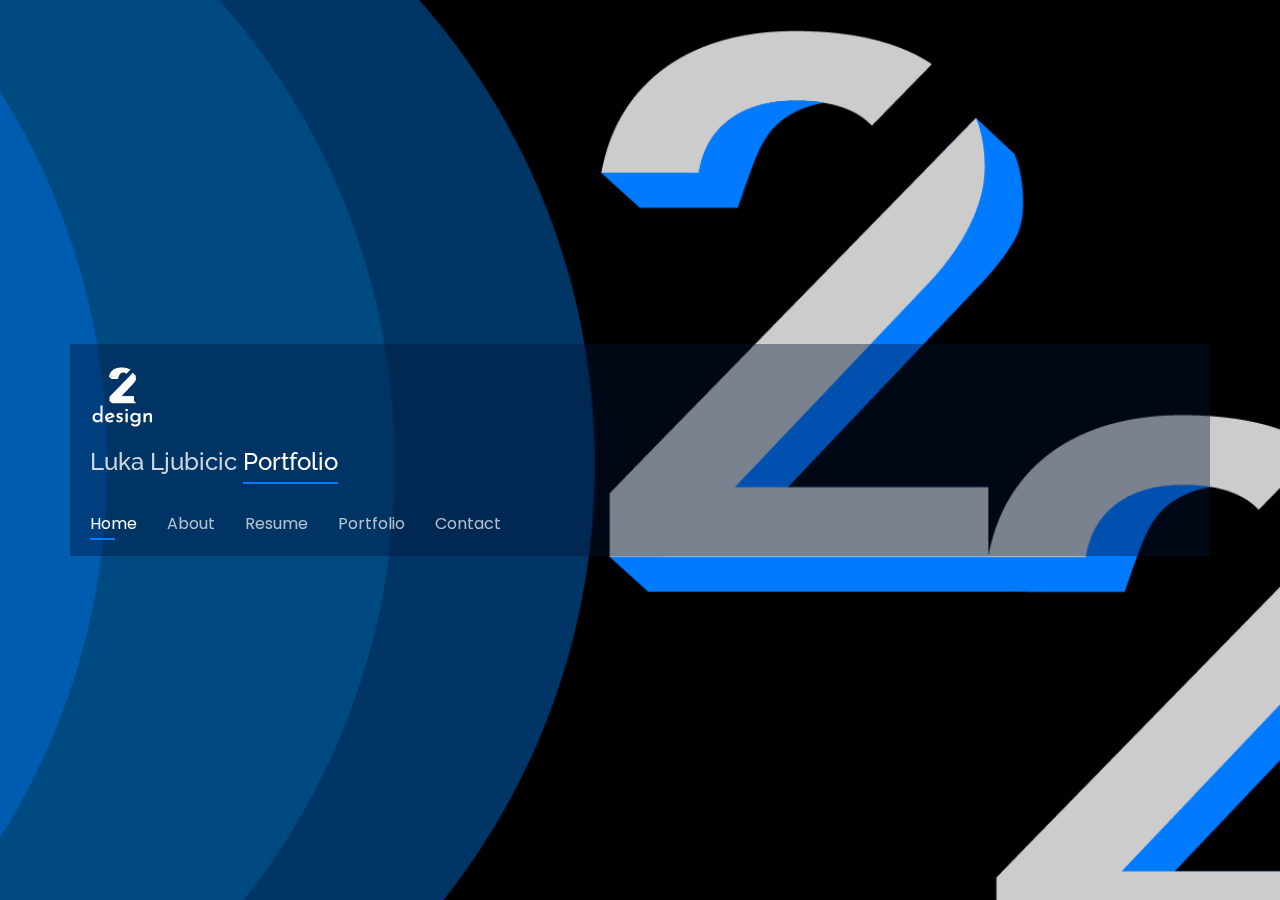
<file: index.html>
<!DOCTYPE html>
<html lang="en">

<head>
  <meta charset="utf-8">
  <meta content="width=device-width, initial-scale=1.0" name="viewport">

  <title>2L design - Luka Ljubicic</title>
  <meta content="" name="description">
  <meta content="" name="keywords">

  <!-- Favicons -->
  <link href="assets/img/logo.png" rel="icon">
  <link href="assets/img/logo.png" rel="apple-touch-icon">

  <!-- Google Fonts -->
  <link href="https://fonts.googleapis.com/css?family=Open+Sans:300,300i,400,400i,600,600i,700,700i|Raleway:300,300i,400,400i,500,500i,600,600i,700,700i|Poppins:300,300i,400,400i,500,500i,600,600i,700,700i" rel="stylesheet">

  <!-- Vendor CSS Files -->
  <link href="assets/vendor/bootstrap/css/bootstrap.min.css" rel="stylesheet">
  <link href="assets/vendor/icofont/icofont.min.css" rel="stylesheet">
  <link href="assets/vendor/remixicon/remixicon.css" rel="stylesheet">
  <link href="assets/vendor/owl.carousel/assets/owl.carousel.min.css" rel="stylesheet">
  <link href="assets/vendor/boxicons/css/boxicons.min.css" rel="stylesheet">
  <link href="assets/vendor/venobox/venobox.css" rel="stylesheet">


  <link href="assets/css/style.css" rel="stylesheet">

</head>

<body>

  <!-- ======= Header ======= -->
  <header id="header" class="header-tops">
    <div class="container">

      <a href="index.html" class="mr-auto"><img src="assets/img/logo.png" alt="" class="img-fluid"></a>
      <h2>Luka Ljubicic <span>Portfolio</span></h2>

      <nav class="nav-menu d-none d-lg-block">
        <ul>
          <li class="active"><a href="#header">Home</a></li>
          <li><a href="#about">About</a></li>
          <li><a href="#resume">Resume</a></li>
          <li><a href="#portfolio">Portfolio</a></li>
          <li><a href="#contact">Contact</a></li>
        </ul>
      </nav><!-- .nav-menu -->

    <!--  <div class="social-links">
        <a href="https://twitter.com/lucky_th_luke" class="twitter"><i class="icofont-twitter"></i></a>
        <a href="https://join.skype.com/invite/ld7d3CwoWe3r" class="google-plus"><i class="icofont-skype"></i></a>
        <a href="https://www.linkedin.com/in/luka-ljubicic-323523171/" class="linkedin"><i class="icofont-linkedin"></i></a>
      </div>-->

    </div>
  </header><!-- End Header -->

  <!-- ======= About Section ======= -->
  <section id="about" class="about">

    <!-- ======= About Me ======= -->
    <div class="about-me container">

      <div class="section-title">
        <h2>About</h2>
        <p>Learn more about me</p>
      </div>

      <div class="row">
        <div class="col-lg-4" data-aos="fade-right">
          <img src="assets/img/me.png" class="img-fluid" alt="">
        </div>
        <div class="col-lg-8 pt-4 pt-lg-0 content" data-aos="fade-left">
          <h3>UI/UX &amp; Graphic Designer</h3>
          <p class="font-italic">
            Design should be simple yet striking.
          </p>
          <div class="row">
            <div class="col-lg-6">
              <ul>
                <li><i class="icofont-rounded-right"></i> <strong>Birthday:</strong> 26 April 1992</li>
                <li><i class="icofont-rounded-right"></i> <strong>Website:</strong> https://luckytheluke.github.io/</li>
                <li><i class="icofont-rounded-right"></i> <strong>Phone:</strong> +361 66 50 111 58</li>
                <li><i class="icofont-rounded-right"></i> <strong>City:</strong> Belgrade, RS</li>
              </ul>
            </div>
            <div class="col-lg-6">
              <ul>
                <li><i class="icofont-rounded-right"></i> <strong>Degree:</strong> Bachelor</li>
                <li><i class="icofont-rounded-right"></i> <strong>Email:</strong> luka.v.ljubicic@gmail.com</li>
                <li><i class="icofont-rounded-right"></i> <strong>Freelance:</strong> Available</li>
              </ul>
            </div>
          </div>
          <p>
            Graduated in 2018 from the University of Informational Technology Banja Luka as an Engineer of informational technologies.
          Pursued a freelancing career ever since tasking myself to bring unique design to clients wanting usability, recognition and modernism.
        </p>
        </div>
      </div>

    </div><!-- End About Me -->

    <!-- ======= Skills  ======= -->
    <div class="skills container">

      <div class="section-title">
        <h2>Skills</h2>
      </div>

      <div class="row skills-content">

        <div class="col-lg-6">

          <div class="progress">
            <span class="skill">HTML <i class="val">100%</i></span>
            <div class="progress-bar-wrap">
              <div class="progress-bar" role="progressbar" aria-valuenow="100" aria-valuemin="0" aria-valuemax="100"></div>
            </div>
          </div>

          <div class="progress">
            <span class="skill">CSS <i class="val">90%</i></span>
            <div class="progress-bar-wrap">
              <div class="progress-bar" role="progressbar" aria-valuenow="90" aria-valuemin="0" aria-valuemax="100"></div>
            </div>
          </div>

          <div class="progress">
            <span class="skill">JavaScript <i class="val">65%</i></span>
            <div class="progress-bar-wrap">
              <div class="progress-bar" role="progressbar" aria-valuenow="65" aria-valuemin="0" aria-valuemax="100"></div>
            </div>
          </div>

        </div>

        <div class="col-lg-6">

          <div class="progress">
            <span class="skill">UI/UX <i class="val">70%</i></span>
            <div class="progress-bar-wrap">
              <div class="progress-bar" role="progressbar" aria-valuenow="80" aria-valuemin="0" aria-valuemax="100"></div>
            </div>
          </div>

          <div class="progress">
            <span class="skill">Branding <i class="val">90%</i></span>
            <div class="progress-bar-wrap">
              <div class="progress-bar" role="progressbar" aria-valuenow="90" aria-valuemin="0" aria-valuemax="100"></div>
            </div>
          </div>

          <div class="progress">
            <span class="skill">Adobe Creative Collection <i class="val">90%</i></span>
            <div class="progress-bar-wrap">
              <div class="progress-bar" role="progressbar" aria-valuenow="90" aria-valuemin="0" aria-valuemax="100"></div>
            </div>
          </div>

        </div>
        <span style="padding: 10px;">
          Skill progress bars represent confidence of delivering the given task per client requirements while maintaining guidelines and principles of design.
        </span>
      </div>

    </div><!-- End Skills -->

    <!-- ======= Interests ======= -->
    <div class="interests container">

      <div class="section-title">
        <h2>Interests</h2>
      </div>

      <div class="row">
        <div class="col-lg-3 col-md-4">
          <div class="icon-box">
            <i class="ri-store-line" style="color: #ffbb2c;"></i>
            <h3>Movies and TV</h3>
          </div>
        </div>
        <div class="col-lg-3 col-md-4 mt-4 mt-md-0">
          <div class="icon-box">
            <i class="ri-bar-chart-box-line" style="color: #5578ff;"></i>
            <h3>Technology</h3>
          </div>
        </div>
        <div class="col-lg-3 col-md-4 mt-4 mt-md-0">
          <div class="icon-box">
            <i class="ri-calendar-todo-line" style="color: #4233ff;"></i>
            <h3>Information</h3>
          </div>
        </div>
       <div class="col-lg-3 col-md-4 mt-4 mt-lg-0">
          <div class="icon-box">
            <i class="ri-paint-brush-line" style="color: #007bff;"></i>
            <h3>Creativity and Art</h3>
          </div>
        </div>
        <div class="col-lg-3 col-md-4 mt-4">
          <div class="icon-box">
            <i class="ri-anchor-line" style="color: #b2904f;"></i>
            <h3>Traveling</h3>
          </div>
        </div>
        <div class="col-lg-3 col-md-4 mt-4">
          <div class="icon-box">
            <i class="ri-disc-line" style="color: #ffbb2c;"></i>
            <h3>70's Rock</h3>
          </div>
        </div>
        <div class="col-lg-3 col-md-4 mt-4">
          <div class="icon-box">
            <i class="ri-base-station-line" style="color: #47aeff;"></i>
            <h3>PC Gadgets</h3>
          </div>
        </div>
        <div class="col-lg-3 col-md-4 mt-4">
          <div class="icon-box">
            <i class="ri-gradienter-line" style="color: #ffa76e;"></i>
            <h3>Strong Coffee</h3>
          </div>
        </div>
      </div>

    </div><!-- End Interests -->
  </section><!-- End About Section -->

  <!-- ======= Resume Section ======= -->
  <section id="resume" class="resume">
    <div class="container">

      <div class="section-title">
        <h2>Resume</h2>
        <p>Check My Resume</p>
      </div>

      <div class="row">
        <div class="col-lg-6">
          <h3 class="resume-title">Sumary</h3>
          <div class="resume-item pb-0">
            <h4>Luka Ljubicic</h4>
            <p><em>Innovative and deadline-driven designer with 3+ years of experience designing and developing user-centered digital/print marketing material from initial concept to final, polished product.</em></p>
            <p>
            <ul>
              <li>Belgrade, RS</li>
              <li>+381 66 50 111 58</li>
              <li>luka.v.ljubicic@gmail.com</li>
            </ul>
            </p>
          </div>

          <h3 class="resume-title">Education</h3>
          <div class="resume-item">
            <h4>Bachelor of Informational Technologies &amp; Graphic Design</h4>
            <h5>2014 - 2018</h5>
            <p><em>University of Information Technology, Banjaluka, BA</em></p>
            <p>A university programme focused on teaching the fundamentals of the many branches of IT, while allowing to focus on ones strengths.</p>
          </div>
        </div>
        <div class="col-lg-6">
          <h3 class="resume-title">Professional Experience</h3>
          <div class="resume-item">
            <h4>IT support specialist</h4>
            <h5>Current</h5>
            <p><em>NCR, Belgrade</em></p>
            <p>
            <ul>
              <li>Real time analysis and diagosis of user specific technical difficulties</li>
              <li>Troubleshooting and fixind identified issues</li>
              <li>Work with integrated and 3rd party software solutions as well as databases</li>
              <li>Managing muliple tasks in real time while providing support for various techical issues</li>
            </ul>
            </p>
          </div>
          <div class="resume-item">
            <h4>Freelance Branding Specialist</h4>
            <h5>2019 - Present</h5>
            <p><em>Belgrade, RS </em></p>
            <p>
            <ul>
              <li>Created multiple reimaginings of specific brands, from logo to stationary and merchandise.</li>
              <li>Projects of huge scope stretching from the first line of a drawing to coding a web presentation for the clients </li>
              <li>Design of print and media advertisement designs with a unique language and identifiable design </li>
              <li>Implementation and maintenance of web based presentations</li>
            </ul>
            </p>
          </div>
          <div class="resume-item">
            <h4>Branding and graphic design specialist</h4>
            <h5>2017 - 2018</h5>
            <p><em>ProPlus Media, Prijedor, BA</em></p>
            <p>
            <ul>
              <li>Developed numerous marketing programs (logos, brochures,infographics, presentations, and advertisements).</li>
              <li>Managed up to 5 projects or tasks at a given time while working under strict TV station time constraints</li>
              <li>Created and edited commercials and content in video form for advertising to the general public</li>
              <li>Designed the visual identity for independent contractors working with the TV station</li>
            </ul>
            </p>
          </div>
        </div>
      </div>

    </div>
  </section><!-- End Resume Section -->

  <!-- ======= Portfolio Section ======= -->
  <section id="portfolio" class="portfolio">
    <div class="container">

      <div class="section-title">
        <h2>Portfolio</h2>
        <p>My Works</p>
      </div>

      <div class="row">
        <div class="col-lg-12 d-flex justify-content-center">
          <ul id="portfolio-flters">
            <li data-filter="*" class="filter-active">All</li>
            <li data-filter=".filter-misc">Misc</li>
            <li data-filter=".filter-brand">Brand</li>
            <li data-filter=".filter-web">Web</li>
          </ul>
        </div>
      </div>

      <div class="row portfolio-container">


        <div class="col-lg-4 col-md-6 portfolio-item filter-misc">
          <div class="portfolio-wrap">
            <a href="portfolio-details-card.html" data-gall="portfolioDetailsGallery" data-vbtype="iframe" class="venobox" title="Portfolio Details">
            <img src="assets/img/portfolio/b-card-01.png" class="img-fluid" alt="">
            <div class="portfolio-info">
              <h4>Business Card</h4>
              <p>Miscelaneous</p>
              <div class="portfolio-links">
              </div>
            </div>
            </a>
          </div>
        </div>

        <div class="col-lg-4 col-md-6 portfolio-item filter-brand">
          <div class="portfolio-wrap">
            <a href="portfolio-details-london.html" data-gall="portfolioDetailsGallery" data-vbtype="iframe" class="venobox" title="Portfolio Details">
            <img src="assets/img/portfolio/merch-01.png" class="img-fluid" alt="">
            <div class="portfolio-info">
              <h4>Brand</h4>
              <p>Brand Merchandise</p>
              <div class="portfolio-links">
              </div>
            </div>
            </a>
          </div>
        </div>

        <div class="col-lg-4 col-md-6 portfolio-item filter-web">
          <div class="portfolio-wrap">
            <a href="portfolio-details-gram.html" data-gall="portfolioDetailsGallery" data-vbtype="iframe" class="venobox" title="Portfolio Details">
            <img src="assets/img/portfolio/web-01.png" class="img-fluid" alt="">
            <div class="portfolio-info">
              <h4>Social Media</h4>
              <p>Profile Design</p>
              <div class="portfolio-links">
              </div>
            </div>
            </a>
          </div>
        </div>

        <div class="col-lg-4 col-md-6 portfolio-item filter-brand filter-web">
          <div class="portfolio-wrap">
            <a href="portfolio-details-polaris.html" data-gall="portfolioDetailsGallery" data-vbtype="iframe" class="venobox" title="Portfolio Details">
            <img src="assets/img/portfolio/brand-01.png" class="img-fluid" alt="">
            <div class="portfolio-info">
              <h4>Branding and Web</h4>
              <p>Stationary Design</p>
              <div class="portfolio-links">
              </div>
            </div>
            </a>
          </div>
        </div>

        <div class="col-lg-4 col-md-6 portfolio-item filter-brand filter-web">
          <div class="portfolio-wrap">
            <a href="portfolio-details-dot.html" data-gall="portfolioDetailsGallery" data-vbtype="iframe" class="venobox" title="Portfolio Details">
            <img src="assets/img/portfolio/coffe-dot1.png" class="img-fluid" alt="">
            <div class="portfolio-info">
              <h4>Branding and Web</h4>
              <p>Website Design</p>
              <div class="portfolio-links">
              </div>
            </div>
            </a>
          </div>
        </div>

        <div class="col-lg-4 col-md-6 portfolio-item filter-brand">
          <div class="portfolio-wrap">
            <a href="portfolio-details-logo.html" data-gall="portfolioDetailsGallery" data-vbtype="iframe" class="venobox" title="Portfolio Details">
            <img src="assets/img/portfolio/1.Chrome.png" class="img-fluid" alt="">
            <div class="portfolio-info">
              <h4>Logo Design</h4>
              <p>Branding</p>
              <div class="portfolio-links">
              </div>
            </div>
            </a>
          </div>
        </div>

        <div class="col-lg-4 col-md-6 portfolio-item filter-misc">
          <div class="portfolio-wrap">
            <a href="portfolio-details-cover.html" data-gall="portfolioDetailsGallery" data-vbtype="iframe" class="venobox" title="Portfolio Details">
            <img src="assets/img/portfolio/misc-01.png" class="img-fluid" alt="">
            <div class="portfolio-info">
              <h4>Cover Design</h4>
              <p>Miscelaneous</p>
              <div class="portfolio-links">
              </div>
            </div>
            </a>
          </div>
        </div>

        <div class="col-lg-4 col-md-6 portfolio-item filter-misc">
          <div class="portfolio-wrap">
            <a href="portfolio-details-ita.html" data-gall="portfolioDetailsGallery" data-vbtype="iframe" class="venobox" title="Portfolio Details">
            <img src="assets/img/portfolio/misc-02.png" class="img-fluid" alt="">
            <div class="portfolio-info">
              <h4>Advert Design</h4>
              <p>Miscelaneous</p>
              <div class="portfolio-links">
              </div>
            </div>
            </a>
          </div>
        </div>

      </div>

    </div>
  </section><!-- End Portfolio Section -->

  <!-- ======= Contact Section ======= -->
  <section id="contact" class="contact">
    <div class="container">

      <div class="section-title">
        <h2>Contact</h2>
        <p>Contact Me</p>
      </div>

        <!--<div class="col-md-12 mt-4 mt-md-0 d-flex align-items-stretch">
          <div class="info-box">
            <i class="bx bx-share-alt"></i>
            <h3>Social Profiles</h3>
            <div class="social-links">
              <a href="https://twitter.com/lucky_th_luke" class="twitter"><i class="icofont-twitter"></i></a>
              <a href="https://join.skype.com/invite/ld7d3CwoWe3r" class="google-plus"><i class="icofont-skype"></i></a>
              <a href="https://www.linkedin.com/in/luka-ljubicic-323523171/" class="linkedin"><i class="icofont-linkedin"></i></a>
            </div>
          </div>
        </div>-->

        <div class="col-md-12 mt-4 d-flex align-items-stretch">
          <div class="info-box">
            <i class="bx bx-envelope"></i>
            <h3>Email Me</h3>
            <p>luka.v.ljubicic@gmail.com</p>
          </div>
        </div>
        <div class="col-md-12 mt-4 d-flex align-items-stretch">
          <div class="info-box">
            <i class="bx bx-phone-call"></i>
            <h3>Call Me</h3>
            <p>+381 66 50 111 58</p>
          </div>
        </div>
      </div>

  </section>

  <!-- End Contact Section -->

  <!-- Vendor JS Files -->
  <script src="assets/vendor/jquery/jquery.min.js"></script>
  <script src="assets/vendor/bootstrap/js/bootstrap.bundle.min.js"></script>
  <script src="assets/vendor/jquery.easing/jquery.easing.min.js"></script>
  <script src="assets/vendor/php-email-form/validate.js"></script>
  <script src="assets/vendor/waypoints/jquery.waypoints.min.js"></script>
  <script src="assets/vendor/counterup/counterup.min.js"></script>
  <script src="assets/vendor/owl.carousel/owl.carousel.min.js"></script>
  <script src="assets/vendor/isotope-layout/isotope.pkgd.min.js"></script>
  <script src="assets/vendor/venobox/venobox.min.js"></script>

  <!-- Template Main JS File -->
  <script src="assets/js/main.js"></script>

</body>

</html>
</file>
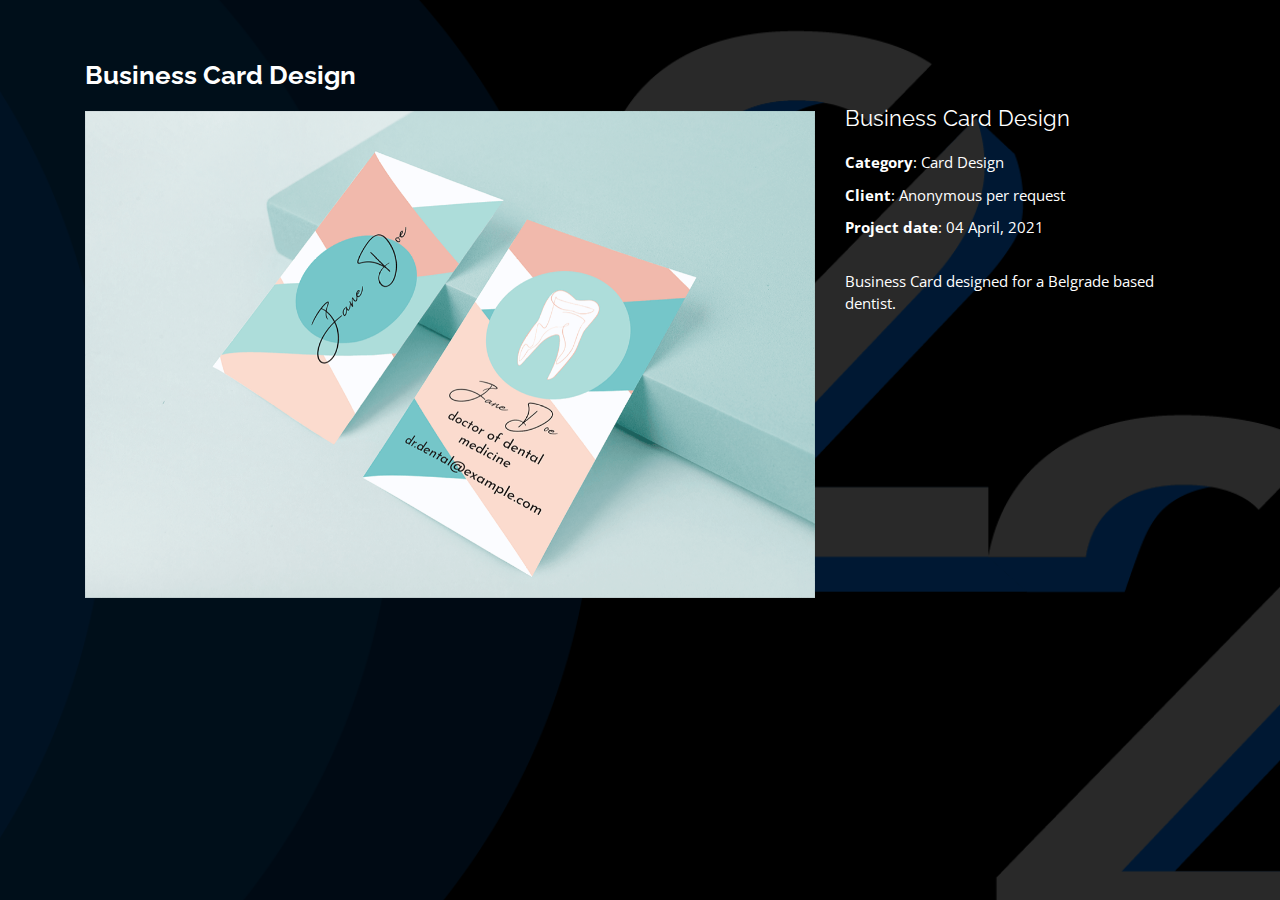
<file: portfolio-details-card.html>
<!DOCTYPE html>
<html lang="en">

<head>
  <meta charset="utf-8">
  <meta content="width=device-width, initial-scale=1.0" name="viewport">

  <title>Project Details - 2L design - Luka Ljubicic</title>
  <meta content="" name="description">
  <meta content="" name="keywords">

  <!-- Favicons -->
  <link href="assets/img/logo.png" rel="icon">
  <link href="assets/img/logo.png" rel="apple-touch-icon">

  <!-- Google Fonts -->
  <link href="https://fonts.googleapis.com/css?family=Open+Sans:300,300i,400,400i,600,600i,700,700i|Raleway:300,300i,400,400i,500,500i,600,600i,700,700i|Poppins:300,300i,400,400i,500,500i,600,600i,700,700i" rel="stylesheet">

  <!-- Vendor CSS Files -->
  <link href="assets/vendor/bootstrap/css/bootstrap.min.css" rel="stylesheet">
  <link href="assets/vendor/icofont/icofont.min.css" rel="stylesheet">
  <link href="assets/vendor/remixicon/remixicon.css" rel="stylesheet">
  <link href="assets/vendor/owl.carousel/assets/owl.carousel.min.css" rel="stylesheet">
  <link href="assets/vendor/boxicons/css/boxicons.min.css" rel="stylesheet">
  <link href="assets/vendor/venobox/venobox.css" rel="stylesheet">


  <link href="assets/css/style.css" rel="stylesheet">

</head>

<body>

  <main id="main">

    <!-- ======= Portfolio Details ======= -->
    <div id="portfolio-details" class="portfolio-details">
      <div class="container">

        <div class="row">

          <div class="col-lg-8">
            <h2 class="portfolio-title">Business Card Design</h2>
            <div class="owl-carousel portfolio-details-carousel">
              <img src="assets/img/portfolio/b-card-big.png" class="img-fluid" alt="">
            </div>
          </div>

          <div class="col-lg-4 portfolio-info">
            <h3>Business Card Design</h3>
            <ul>
              <li><strong>Category</strong>: Card Design</li>
              <li><strong>Client</strong>: Anonymous per request</li>
              <li><strong>Project date</strong>: 04 April, 2021</li>
              <!--<li><strong>Project URL</strong>: <a href="https://luckytheluke.github.io/coffeedot/" target="_blank">https://luckytheluke.github.io/coffeedot/</a></li>-->
            </ul>

            <p>Business Card designed for a Belgrade based dentist.</p>
          </div>

        </div>

      </div>
    </div><!-- End Portfolio Details -->

  </main><!-- End #main -->

  <!-- Vendor JS Files -->
  <script src="assets/vendor/jquery/jquery.min.js"></script>
  <script src="assets/vendor/bootstrap/js/bootstrap.bundle.min.js"></script>
  <script src="assets/vendor/jquery.easing/jquery.easing.min.js"></script>
  <script src="assets/vendor/php-email-form/validate.js"></script>
  <script src="assets/vendor/waypoints/jquery.waypoints.min.js"></script>
  <script src="assets/vendor/counterup/counterup.min.js"></script>
  <script src="assets/vendor/owl.carousel/owl.carousel.min.js"></script>
  <script src="assets/vendor/isotope-layout/isotope.pkgd.min.js"></script>
  <script src="assets/vendor/venobox/venobox.min.js"></script>

  <!-- Template Main JS File -->
  <script src="assets/js/main.js"></script>

</body>

</html>
</file>
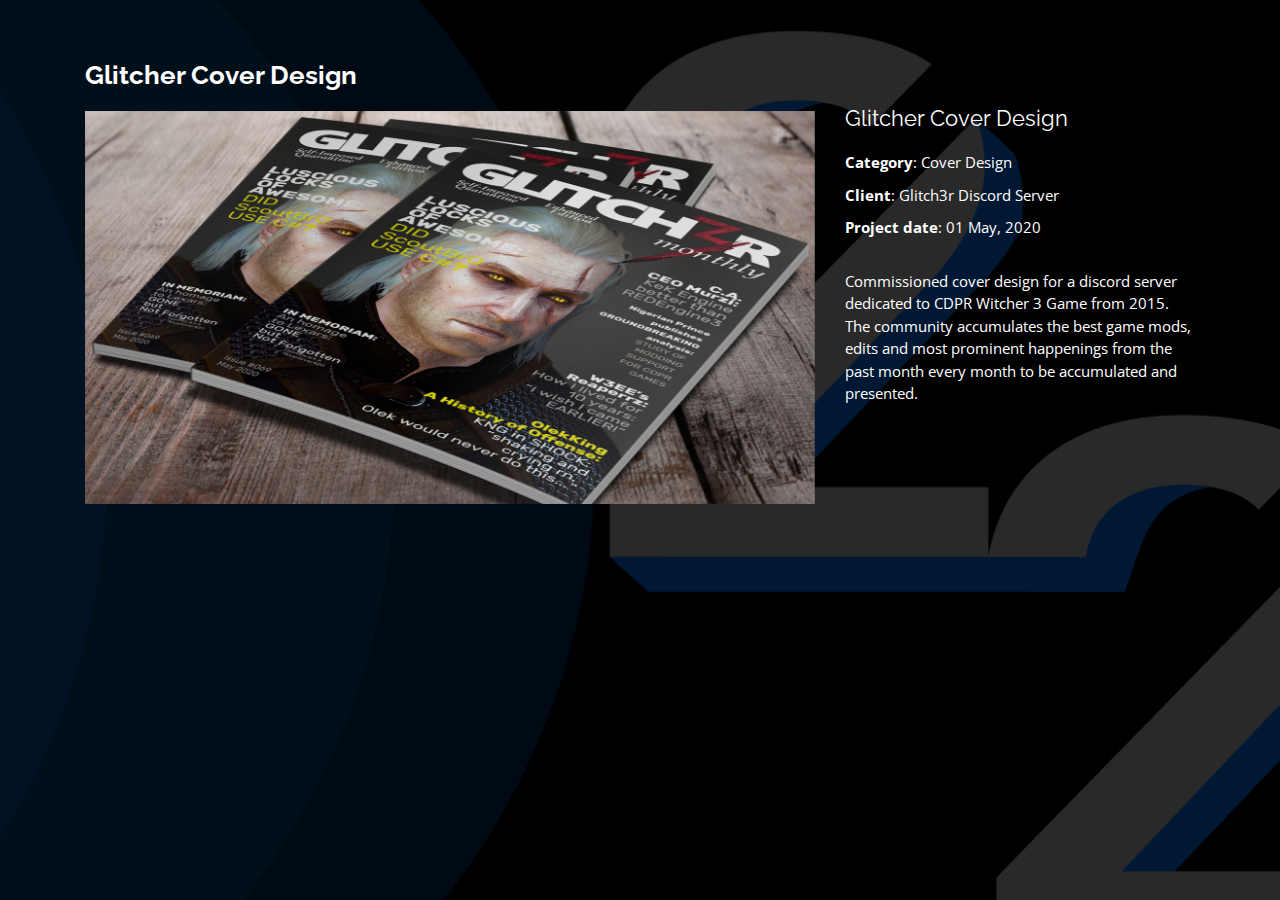
<file: portfolio-details-cover.html>
<!DOCTYPE html>
<html lang="en">

<head>
  <meta charset="utf-8">
  <meta content="width=device-width, initial-scale=1.0" name="viewport">

  <title>Project Details - 2L design - Luka Ljubicic</title>
  <meta content="" name="description">
  <meta content="" name="keywords">

  <!-- Favicons -->
  <link href="assets/img/logo.png" rel="icon">
  <link href="assets/img/logo.png" rel="apple-touch-icon">

  <!-- Google Fonts -->
  <link href="https://fonts.googleapis.com/css?family=Open+Sans:300,300i,400,400i,600,600i,700,700i|Raleway:300,300i,400,400i,500,500i,600,600i,700,700i|Poppins:300,300i,400,400i,500,500i,600,600i,700,700i" rel="stylesheet">

  <!-- Vendor CSS Files -->
  <link href="assets/vendor/bootstrap/css/bootstrap.min.css" rel="stylesheet">
  <link href="assets/vendor/icofont/icofont.min.css" rel="stylesheet">
  <link href="assets/vendor/remixicon/remixicon.css" rel="stylesheet">
  <link href="assets/vendor/owl.carousel/assets/owl.carousel.min.css" rel="stylesheet">
  <link href="assets/vendor/boxicons/css/boxicons.min.css" rel="stylesheet">
  <link href="assets/vendor/venobox/venobox.css" rel="stylesheet">


  <link href="assets/css/style.css" rel="stylesheet">

</head>

<body>

  <main id="main">

    <!-- ======= Portfolio Details ======= -->
    <div id="portfolio-details" class="portfolio-details">
      <div class="container">

        <div class="row">

          <div class="col-lg-8">
            <h2 class="portfolio-title">Glitcher Cover Design</h2>
            <div class="owl-carousel portfolio-details-carousel">
              <img src="assets/img/portfolio/glitchermockup2.png" class="img-fluid" alt="">
            </div>
          </div>

          <div class="col-lg-4 portfolio-info">
            <h3>Glitcher Cover Design</h3>
            <ul>
              <li><strong>Category</strong>: Cover Design</li>
              <li><strong>Client</strong>: Glitch3r Discord Server</li>
              <li><strong>Project date</strong>: 01 May, 2020</li>
              <!--<li><strong>Project URL</strong>: <a href="https://luckytheluke.github.io/coffeedot/" target="_blank">https://luckytheluke.github.io/coffeedot/</a></li>-->
            </ul>

            <p>
            Commissioned cover design for a discord server dedicated to CDPR Witcher 3 Game from 2015. The community accumulates the best game mods, edits and most prominent happenings from the past month every month to be accumulated and presented.
            </p>
          </div>

        </div>

      </div>
    </div><!-- End Portfolio Details -->

  </main><!-- End #main -->

  <!-- Vendor JS Files -->
  <script src="assets/vendor/jquery/jquery.min.js"></script>
  <script src="assets/vendor/bootstrap/js/bootstrap.bundle.min.js"></script>
  <script src="assets/vendor/jquery.easing/jquery.easing.min.js"></script>
  <script src="assets/vendor/php-email-form/validate.js"></script>
  <script src="assets/vendor/waypoints/jquery.waypoints.min.js"></script>
  <script src="assets/vendor/counterup/counterup.min.js"></script>
  <script src="assets/vendor/owl.carousel/owl.carousel.min.js"></script>
  <script src="assets/vendor/isotope-layout/isotope.pkgd.min.js"></script>
  <script src="assets/vendor/venobox/venobox.min.js"></script>

  <!-- Template Main JS File -->
  <script src="assets/js/main.js"></script>

</body>

</html>
</file>
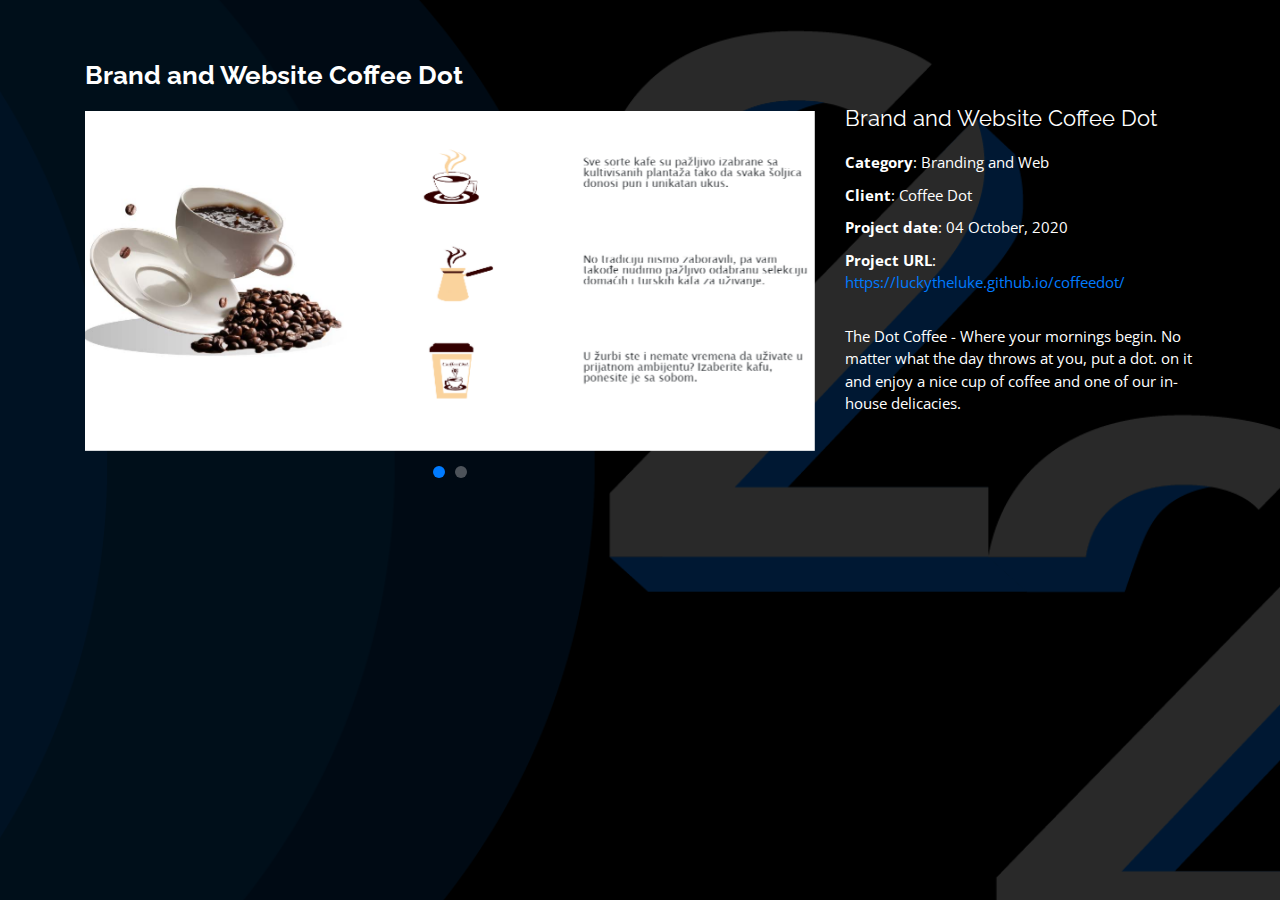
<file: portfolio-details-dot.html>
<!DOCTYPE html>
<html lang="en">

<head>
  <meta charset="utf-8">
  <meta content="width=device-width, initial-scale=1.0" name="viewport">

  <title>Project Details - 2L design - Luka Ljubicic</title>
  <meta content="" name="description">
  <meta content="" name="keywords">

  <!-- Favicons -->
  <link href="assets/img/logo.png" rel="icon">
  <link href="assets/img/logo.png" rel="apple-touch-icon">

  <!-- Google Fonts -->
  <link href="https://fonts.googleapis.com/css?family=Open+Sans:300,300i,400,400i,600,600i,700,700i|Raleway:300,300i,400,400i,500,500i,600,600i,700,700i|Poppins:300,300i,400,400i,500,500i,600,600i,700,700i" rel="stylesheet">

  <!-- Vendor CSS Files -->
  <link href="assets/vendor/bootstrap/css/bootstrap.min.css" rel="stylesheet">
  <link href="assets/vendor/icofont/icofont.min.css" rel="stylesheet">
  <link href="assets/vendor/remixicon/remixicon.css" rel="stylesheet">
  <link href="assets/vendor/owl.carousel/assets/owl.carousel.min.css" rel="stylesheet">
  <link href="assets/vendor/boxicons/css/boxicons.min.css" rel="stylesheet">
  <link href="assets/vendor/venobox/venobox.css" rel="stylesheet">


  <link href="assets/css/style.css" rel="stylesheet">

</head>

<body>

  <main id="main">

    <!-- ======= Portfolio Details ======= -->
    <div id="portfolio-details" class="portfolio-details">
      <div class="container">

        <div class="row">

          <div class="col-lg-8">
            <h2 class="portfolio-title">Brand and Website Coffee Dot</h2>
            <div class="owl-carousel portfolio-details-carousel">
              <img src="assets/img/portfolio/coffe-dot2.png" class="img-fluid" alt="">
              <img src="assets/img/portfolio/coffe-dot3.png" class="img-fluid" alt="">
            </div>
          </div>

          <div class="col-lg-4 portfolio-info">
            <h3>Brand and Website Coffee Dot</h3>
            <ul>
              <li><strong>Category</strong>: Branding and Web</li>
              <li><strong>Client</strong>: Coffee Dot</li>
              <li><strong>Project date</strong>: 04 October, 2020</li>
              <li><strong>Project URL</strong>: <a href="https://luckytheluke.github.io/coffeedot/" target="_blank">https://luckytheluke.github.io/coffeedot/</a></li>
            </ul>

            <p>
            The Dot Coffee - Where your mornings begin. No matter what the day throws at you, put a dot. on it and enjoy a nice cup of coffee and one of our in-house delicacies.
            </p>
          </div>

        </div>

      </div>
    </div><!-- End Portfolio Details -->

  </main><!-- End #main -->

  <!-- Vendor JS Files -->
  <script src="assets/vendor/jquery/jquery.min.js"></script>
  <script src="assets/vendor/bootstrap/js/bootstrap.bundle.min.js"></script>
  <script src="assets/vendor/jquery.easing/jquery.easing.min.js"></script>
  <script src="assets/vendor/php-email-form/validate.js"></script>
  <script src="assets/vendor/waypoints/jquery.waypoints.min.js"></script>
  <script src="assets/vendor/counterup/counterup.min.js"></script>
  <script src="assets/vendor/owl.carousel/owl.carousel.min.js"></script>
  <script src="assets/vendor/isotope-layout/isotope.pkgd.min.js"></script>
  <script src="assets/vendor/venobox/venobox.min.js"></script>

  <!-- Template Main JS File -->
  <script src="assets/js/main.js"></script>

</body>

</html>
</file>
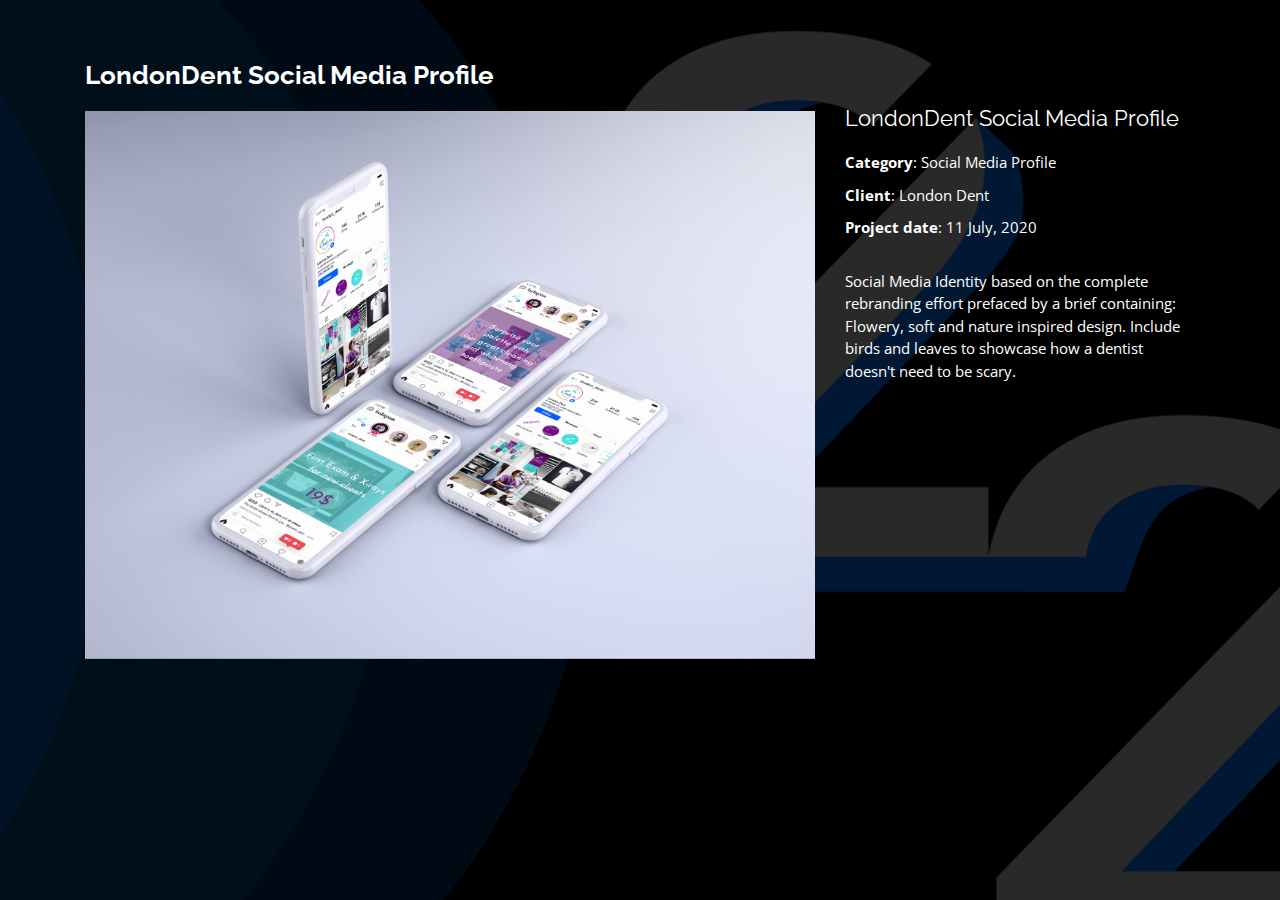
<file: portfolio-details-gram.html>
<!DOCTYPE html>
<html lang="en">

<head>
  <meta charset="utf-8">
  <meta content="width=device-width, initial-scale=1.0" name="viewport">

  <title>Project Details - 2L design - Luka Ljubicic</title>
  <meta content="" name="description">
  <meta content="" name="keywords">

  <!-- Favicons -->
  <link href="assets/img/logo.png" rel="icon">
  <link href="assets/img/logo.png" rel="apple-touch-icon">

  <!-- Google Fonts -->
  <link href="https://fonts.googleapis.com/css?family=Open+Sans:300,300i,400,400i,600,600i,700,700i|Raleway:300,300i,400,400i,500,500i,600,600i,700,700i|Poppins:300,300i,400,400i,500,500i,600,600i,700,700i" rel="stylesheet">

  <!-- Vendor CSS Files -->
  <link href="assets/vendor/bootstrap/css/bootstrap.min.css" rel="stylesheet">
  <link href="assets/vendor/icofont/icofont.min.css" rel="stylesheet">
  <link href="assets/vendor/remixicon/remixicon.css" rel="stylesheet">
  <link href="assets/vendor/owl.carousel/assets/owl.carousel.min.css" rel="stylesheet">
  <link href="assets/vendor/boxicons/css/boxicons.min.css" rel="stylesheet">
  <link href="assets/vendor/venobox/venobox.css" rel="stylesheet">


  <link href="assets/css/style.css" rel="stylesheet">

</head>

<body>

  <main id="main">

    <!-- ======= Portfolio Details ======= -->
    <div id="portfolio-details" class="portfolio-details">
      <div class="container">

        <div class="row">

          <div class="col-lg-8">
            <h2 class="portfolio-title">LondonDent Social Media Profile</h2>
            <div class="owl-carousel portfolio-details-carousel">
              <img src="assets/img/portfolio/Clay-19.png" class="img-fluid" alt="">
            </div>
          </div>

          <div class="col-lg-4 portfolio-info">
            <h3>LondonDent Social Media Profile</h3>
            <ul>
              <li><strong>Category</strong>: Social Media Profile</li>
              <li><strong>Client</strong>: London Dent</li>
              <li><strong>Project date</strong>: 11 July, 2020</li>
              <!--<li><strong>Project URL</strong>: <a href="https://luckytheluke.github.io/coffeedot/" target="_blank">https://luckytheluke.github.io/coffeedot/</a></li>-->
            </ul>

            <p>
              Social Media Identity based on the complete rebranding effort prefaced by a brief containing: Flowery, soft and nature inspired design. Include birds and leaves to showcase how a dentist doesn't need to be scary.
            </p>
          </div>

        </div>

      </div>
    </div><!-- End Portfolio Details -->

  </main><!-- End #main -->

  <!-- Vendor JS Files -->
  <script src="assets/vendor/jquery/jquery.min.js"></script>
  <script src="assets/vendor/bootstrap/js/bootstrap.bundle.min.js"></script>
  <script src="assets/vendor/jquery.easing/jquery.easing.min.js"></script>
  <script src="assets/vendor/php-email-form/validate.js"></script>
  <script src="assets/vendor/waypoints/jquery.waypoints.min.js"></script>
  <script src="assets/vendor/counterup/counterup.min.js"></script>
  <script src="assets/vendor/owl.carousel/owl.carousel.min.js"></script>
  <script src="assets/vendor/isotope-layout/isotope.pkgd.min.js"></script>
  <script src="assets/vendor/venobox/venobox.min.js"></script>

  <!-- Template Main JS File -->
  <script src="assets/js/main.js"></script>

</body>

</html>
</file>
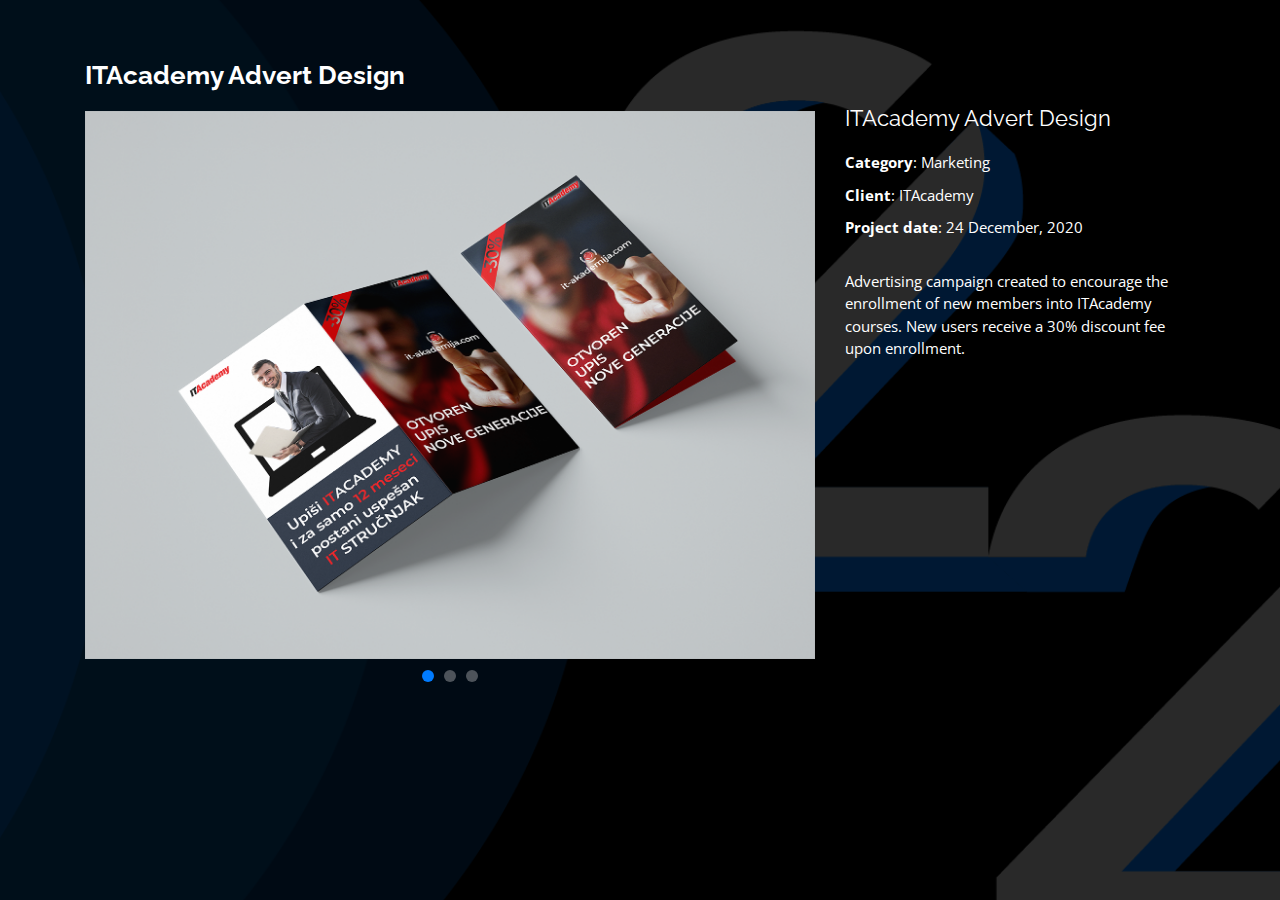
<file: portfolio-details-ita.html>
<!DOCTYPE html>
<html lang="en">

<head>
  <meta charset="utf-8">
  <meta content="width=device-width, initial-scale=1.0" name="viewport">

  <title>Project Details - 2L design - Luka Ljubicic</title>
  <meta content="" name="description">
  <meta content="" name="keywords">

  <!-- Favicons -->
  <link href="assets/img/logo.png" rel="icon">
  <link href="assets/img/logo.png" rel="apple-touch-icon">

  <!-- Google Fonts -->
  <link href="https://fonts.googleapis.com/css?family=Open+Sans:300,300i,400,400i,600,600i,700,700i|Raleway:300,300i,400,400i,500,500i,600,600i,700,700i|Poppins:300,300i,400,400i,500,500i,600,600i,700,700i" rel="stylesheet">

  <!-- Vendor CSS Files -->
  <link href="assets/vendor/bootstrap/css/bootstrap.min.css" rel="stylesheet">
  <link href="assets/vendor/icofont/icofont.min.css" rel="stylesheet">
  <link href="assets/vendor/remixicon/remixicon.css" rel="stylesheet">
  <link href="assets/vendor/owl.carousel/assets/owl.carousel.min.css" rel="stylesheet">
  <link href="assets/vendor/boxicons/css/boxicons.min.css" rel="stylesheet">
  <link href="assets/vendor/venobox/venobox.css" rel="stylesheet">


  <link href="assets/css/style.css" rel="stylesheet">

</head>

<body>

  <main id="main">

    <!-- ======= Portfolio Details ======= -->
    <div id="portfolio-details" class="portfolio-details">
      <div class="container">

        <div class="row">

          <div class="col-lg-8">
            <h2 class="portfolio-title">ITAcademy Advert Design</h2>
            <div class="owl-carousel portfolio-details-carousel">
              <img src="assets/img/portfolio/2-Fold Brochure Mockup.png" class="img-fluid" alt="">
              <img src="assets/img/portfolio/Bus Stop Billboard MockUp 2.png" class="img-fluid" alt="">
              <img src="assets/img/portfolio/Free Sky Outdoor Billboard Mockup For Advertisement Vol 3.png" class="img-fluid" alt="">
            </div>
          </div>

          <div class="col-lg-4 portfolio-info">
            <h3>ITAcademy Advert Design</h3>
            <ul>
              <li><strong>Category</strong>: Marketing</li>
              <li><strong>Client</strong>: ITAcademy</li>
              <li><strong>Project date</strong>: 24 December, 2020</li>
            </ul>

            <p>
            Advertising campaign created to encourage the enrollment of new members into ITAcademy courses. New users receive a 30% discount fee upon enrollment.
            </p>
          </div>

        </div>

      </div>
    </div><!-- End Portfolio Details -->

  </main><!-- End #main -->

  <!-- Vendor JS Files -->
  <script src="assets/vendor/jquery/jquery.min.js"></script>
  <script src="assets/vendor/bootstrap/js/bootstrap.bundle.min.js"></script>
  <script src="assets/vendor/jquery.easing/jquery.easing.min.js"></script>
  <script src="assets/vendor/php-email-form/validate.js"></script>
  <script src="assets/vendor/waypoints/jquery.waypoints.min.js"></script>
  <script src="assets/vendor/counterup/counterup.min.js"></script>
  <script src="assets/vendor/owl.carousel/owl.carousel.min.js"></script>
  <script src="assets/vendor/isotope-layout/isotope.pkgd.min.js"></script>
  <script src="assets/vendor/venobox/venobox.min.js"></script>

  <!-- Template Main JS File -->
  <script src="assets/js/main.js"></script>

</body>

</html>
</file>
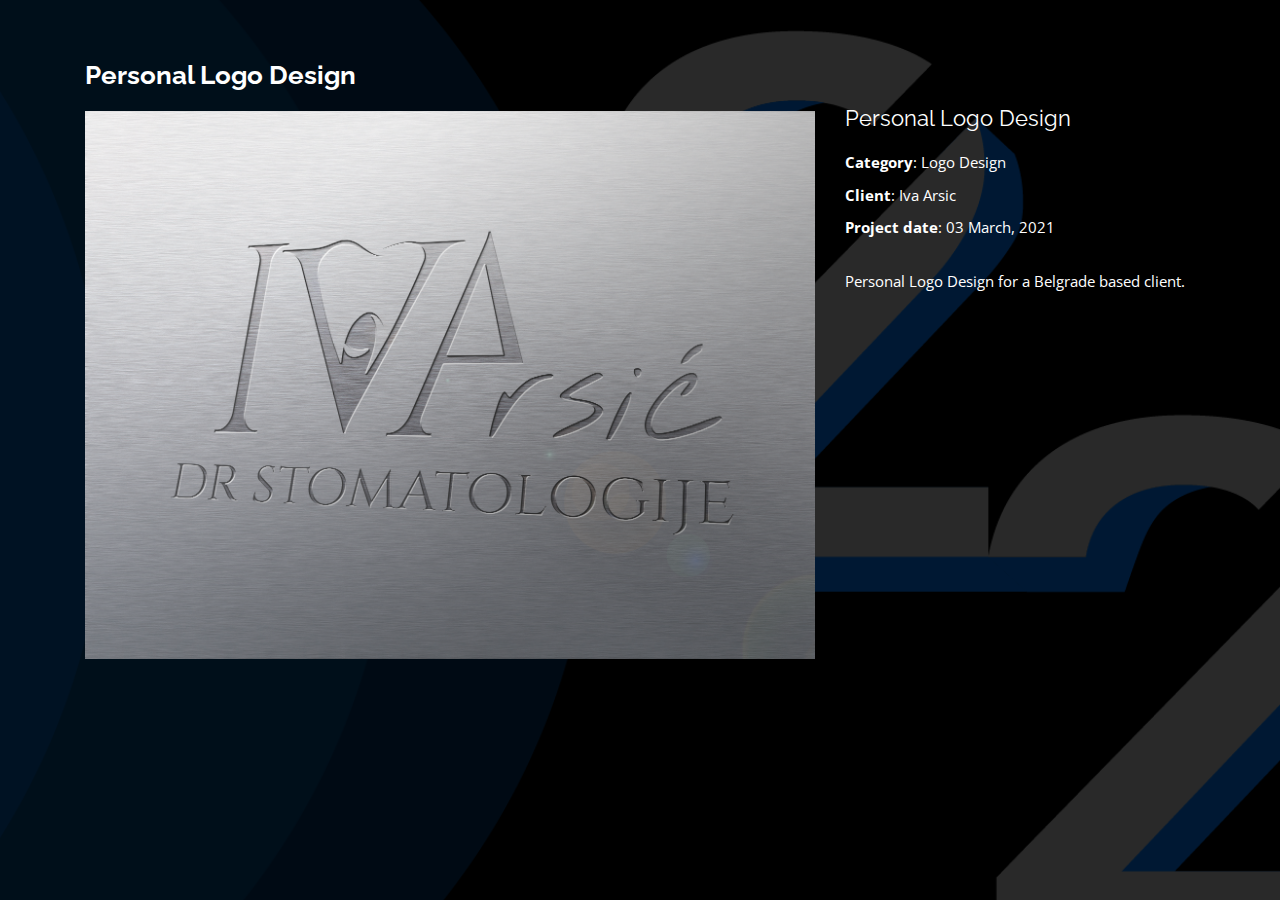
<file: portfolio-details-logo.html>
<!DOCTYPE html>
<html lang="en">

<head>
  <meta charset="utf-8">
  <meta content="width=device-width, initial-scale=1.0" name="viewport">

  <title>Project Details - 2L design - Luka Ljubicic</title>
  <meta content="" name="description">
  <meta content="" name="keywords">

  <!-- Favicons -->
  <link href="assets/img/logo.png" rel="icon">
  <link href="assets/img/logo.png" rel="apple-touch-icon">

  <!-- Google Fonts -->
  <link href="https://fonts.googleapis.com/css?family=Open+Sans:300,300i,400,400i,600,600i,700,700i|Raleway:300,300i,400,400i,500,500i,600,600i,700,700i|Poppins:300,300i,400,400i,500,500i,600,600i,700,700i" rel="stylesheet">

  <!-- Vendor CSS Files -->
  <link href="assets/vendor/bootstrap/css/bootstrap.min.css" rel="stylesheet">
  <link href="assets/vendor/icofont/icofont.min.css" rel="stylesheet">
  <link href="assets/vendor/remixicon/remixicon.css" rel="stylesheet">
  <link href="assets/vendor/owl.carousel/assets/owl.carousel.min.css" rel="stylesheet">
  <link href="assets/vendor/boxicons/css/boxicons.min.css" rel="stylesheet">
  <link href="assets/vendor/venobox/venobox.css" rel="stylesheet">


  <link href="assets/css/style.css" rel="stylesheet">

</head>

<body>

  <main id="main">

    <!-- ======= Portfolio Details ======= -->
    <div id="portfolio-details" class="portfolio-details">
      <div class="container">

        <div class="row">

          <div class="col-lg-8">
            <h2 class="portfolio-title">Personal Logo Design</h2>
            <div class="owl-carousel portfolio-details-carousel">
              <img src="assets/img/portfolio/logomockup.png" class="img-fluid" alt="">
            </div>
          </div>

          <div class="col-lg-4 portfolio-info">
            <h3>Personal Logo Design</h3>
            <ul>
              <li><strong>Category</strong>: Logo Design</li>
              <li><strong>Client</strong>: Iva Arsic</li>
              <li><strong>Project date</strong>: 03 March, 2021</li>
              <!--<li><strong>Project URL</strong>: <a href="https://luckytheluke.github.io/coffeedot/" target="_blank">https://luckytheluke.github.io/coffeedot/</a></li>-->
            </ul>

            <p>
            Personal Logo Design for a Belgrade based client.
            </p>
          </div>

        </div>

      </div>
    </div><!-- End Portfolio Details -->

  </main><!-- End #main -->

  <!-- Vendor JS Files -->
  <script src="assets/vendor/jquery/jquery.min.js"></script>
  <script src="assets/vendor/bootstrap/js/bootstrap.bundle.min.js"></script>
  <script src="assets/vendor/jquery.easing/jquery.easing.min.js"></script>
  <script src="assets/vendor/php-email-form/validate.js"></script>
  <script src="assets/vendor/waypoints/jquery.waypoints.min.js"></script>
  <script src="assets/vendor/counterup/counterup.min.js"></script>
  <script src="assets/vendor/owl.carousel/owl.carousel.min.js"></script>
  <script src="assets/vendor/isotope-layout/isotope.pkgd.min.js"></script>
  <script src="assets/vendor/venobox/venobox.min.js"></script>

  <!-- Template Main JS File -->
  <script src="assets/js/main.js"></script>

</body>

</html>
</file>
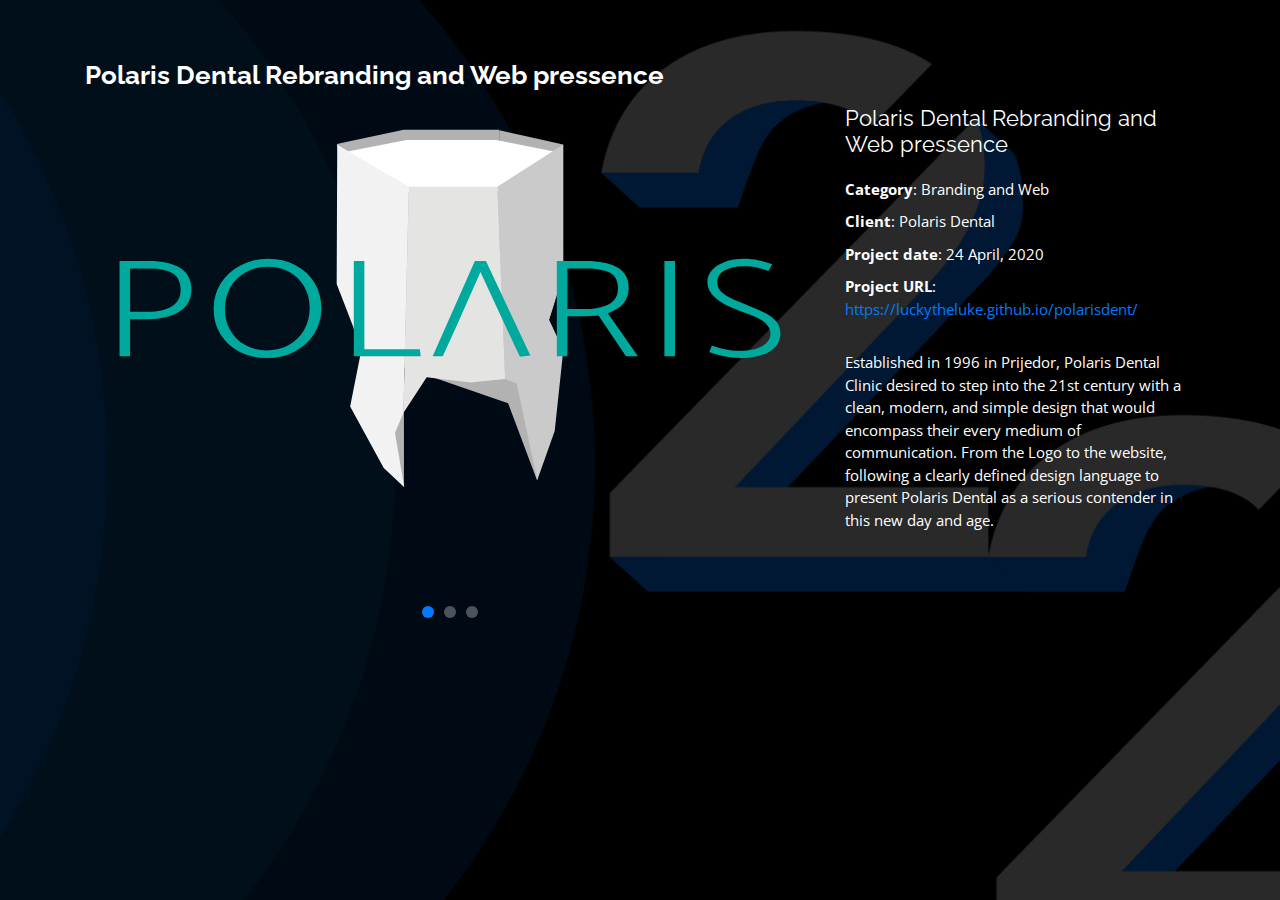
<file: portfolio-details-polaris.html>
<!DOCTYPE html>
<html lang="en">

<head>
  <meta charset="utf-8">
  <meta content="width=device-width, initial-scale=1.0" name="viewport">

  <title>Project Details - 2L design - Luka Ljubicic</title>
  <meta content="" name="description">
  <meta content="" name="keywords">

  <!-- Favicons -->
  <link href="assets/img/logo.png" rel="icon">
  <link href="assets/img/logo.png" rel="apple-touch-icon">

  <!-- Google Fonts -->
  <link href="https://fonts.googleapis.com/css?family=Open+Sans:300,300i,400,400i,600,600i,700,700i|Raleway:300,300i,400,400i,500,500i,600,600i,700,700i|Poppins:300,300i,400,400i,500,500i,600,600i,700,700i" rel="stylesheet">

  <!-- Vendor CSS Files -->
  <link href="assets/vendor/bootstrap/css/bootstrap.min.css" rel="stylesheet">
  <link href="assets/vendor/icofont/icofont.min.css" rel="stylesheet">
  <link href="assets/vendor/remixicon/remixicon.css" rel="stylesheet">
  <link href="assets/vendor/owl.carousel/assets/owl.carousel.min.css" rel="stylesheet">
  <link href="assets/vendor/boxicons/css/boxicons.min.css" rel="stylesheet">
  <link href="assets/vendor/venobox/venobox.css" rel="stylesheet">


  <link href="assets/css/style.css" rel="stylesheet">

</head>

<body>

  <main id="main">

    <!-- ======= Portfolio Details ======= -->
    <div id="portfolio-details" class="portfolio-details">
      <div class="container">

        <div class="row">

          <div class="col-lg-8">
            <h2 class="portfolio-title">Polaris Dental Rebranding and Web pressence</h2>
            <div class="owl-carousel portfolio-details-carousel">
              <img src="assets/img/portfolio/polaris.svg" class="img-fluid" alt="">
              <img src="assets/img/portfolio/polaris1.png" class="img-fluid" alt="">
              <img src="assets/img/portfolio/brand-01.png" class="img-fluid" alt="">
            </div>
          </div>

          <div class="col-lg-4 portfolio-info">
            <h3>Polaris Dental Rebranding and Web pressence</h3>
            <ul>
              <li><strong>Category</strong>: Branding and Web</li>
              <li><strong>Client</strong>: Polaris Dental</li>
              <li><strong>Project date</strong>: 24 April, 2020</li>
              <li><strong>Project URL</strong>: <a href="https://luckytheluke.github.io/polarisdent/" target="_blank">https://luckytheluke.github.io/polarisdent/</a></li>
            </ul>

            <p>
            Established in 1996 in Prijedor, Polaris Dental Clinic desired to step into the 21st century with a clean, modern, and simple design that would encompass their every medium of communication.
            From the Logo to the website, following a clearly defined design language to present Polaris Dental as a serious contender in this new day and age.
            </p>
          </div>

        </div>

      </div>
    </div><!-- End Portfolio Details -->

  </main><!-- End #main -->

  <!-- Vendor JS Files -->
  <script src="assets/vendor/jquery/jquery.min.js"></script>
  <script src="assets/vendor/bootstrap/js/bootstrap.bundle.min.js"></script>
  <script src="assets/vendor/jquery.easing/jquery.easing.min.js"></script>
  <script src="assets/vendor/php-email-form/validate.js"></script>
  <script src="assets/vendor/waypoints/jquery.waypoints.min.js"></script>
  <script src="assets/vendor/counterup/counterup.min.js"></script>
  <script src="assets/vendor/owl.carousel/owl.carousel.min.js"></script>
  <script src="assets/vendor/isotope-layout/isotope.pkgd.min.js"></script>
  <script src="assets/vendor/venobox/venobox.min.js"></script>

  <!-- Template Main JS File -->
  <script src="assets/js/main.js"></script>

</body>

</html>
</file>
<file: assets/vendor/venobox/venobox.css>
/* ------ venobox.css --------*/
.vbox-overlay *, .vbox-overlay *:before, .vbox-overlay *:after{
    -webkit-backface-visibility: hidden;
    -webkit-box-sizing:border-box;
    -moz-box-sizing:border-box;
    box-sizing:border-box;
}
.vbox-overlay * { 
    -webkit-backface-visibility: visible;
    backface-visibility: visible;
}
.vbox-overlay{
    display: -webkit-flex;
    display: flex;
    -webkit-flex-direction: column;
    flex-direction: column;
    -webkit-justify-content: center;
    justify-content: center;
    -webkit-align-items: center;
    align-items: center;
    position: fixed;
    left: 0;
    top: 0;
    bottom: 0;
    right: 0;
    z-index: 999999;
}

/* ----- navigation ----- */
.vbox-title{
    width: 100%;
    height: 40px;
    float: left;
    text-align: center;
    line-height: 28px;
    font-size: 12px;
    padding: 6px 50px;
    overflow: hidden;
    position: fixed;
    display: none;
    left: 0;
    z-index: 89;
}
.vbox-close{
    cursor: pointer;
    position: fixed;
    top: -1px;
    right: 0;
    width: 50px;
    height: 40px;
    padding: 6px;
    display: block;
    background-position:10px center;
    overflow: hidden;
    font-size: 24px;
    line-height: 1;
    text-align: center;
    z-index: 99;
}
.vbox-left{
    cursor: pointer;
    position: fixed;
    left: 0;
    height: 40px;
    overflow: hidden;
    line-height: 28px;
    font-size: 12px;
    z-index: 99;
    display: flex;
    align-items:center;
}
.vbox-num{
    display: inline-block;
    margin: 6px 0 6px 15px;
}
/* ----- Social share ----- */
.vbox-share{
    line-height: 28px;
    font-size: 12px;
    overflow: hidden;
    position: fixed;
    left: 0;
    z-index: 98;
    display: flex;
    align-items:center;
    justify-content: center;
    width: 100%;
    text-align: center;
}
.vbox-share svg{
    max-height: 28px;
    width: 28px;
    z-index: 10;
    margin-left: 12px;
    margin-top: 6px;
    margin-bottom: 6px;
    vertical-align: middle;
}


/* ----- navigation ARROWS ----- */
.vbox-next, .vbox-prev{
    position: fixed;
    top: 50%;
    margin-top: -15px;
    overflow: hidden;
    cursor: pointer;
    display: block;
    width: 45px;
    height: 45px;
    z-index: 99;
}
.vbox-next span, .vbox-prev span{
    position: relative;
    width: 20px;
    height: 20px;
    border: 2px solid transparent;
    border-top-color: #B6B6B6;
    border-right-color: #B6B6B6;
    text-indent: -100px;
    position: absolute;
    top: 8px;
    display: block;
}
.vbox-prev{
    left: 15px;
}
.vbox-next{
    right: 15px;
}
.vbox-prev span{
    left: 10px;
    -ms-transform: rotate(-135deg);
    -webkit-transform: rotate(-135deg);
    transform: rotate(-135deg);
}
.vbox-next span{
    -ms-transform: rotate(45deg);
    -webkit-transform: rotate(45deg);
    transform: rotate(45deg);
    right: 10px;
}
/* ------- inline window ------ */
.vbox-inline{
    width: 420px;
    height: 315px;
    height: 70vh;
    padding: 10px;
    background: #fff;
    margin: 0 auto;
    overflow: auto;
    text-align: left;
}
/* ------- Video & iFrames window ------ */
.venoframe{
    max-width: 100%;
    width: 100%;
    border: none;
    width: 100%;
    height: 260px;
    height: 70vh;
}
.venoframe.vbvid{
    height: 260px;
}
@media (min-width: 768px) {
    .venoframe, .vbox-inline{
        width: 90%;
        height: 360px;
        height: 70vh;
    }
    .venoframe.vbvid{
        width: 640px;
        height: 360px;
    }
}
@media (min-width: 992px) {
    .venoframe, .vbox-inline{
        max-width: 1200px;
        width: 80%;
        height: 540px;
        height: 70vh;
    }
    .venoframe.vbvid{
        width: 960px;
        height: 540px;
    }
}
/* 
Please do NOT edit this part! 
or at least read this note: http://i.imgur.com/7C0ws9e.gif
*/
.vbox-open{
    overflow: hidden;
}
.vbox-container{
    position: absolute;
    left: 0;
    right: 0;
    top: 0;
    bottom: 0;
    overflow-x: hidden;
    overflow-y: scroll;
    overflow-scrolling: touch;
    -webkit-overflow-scrolling: touch;
    z-index: 20;
    max-height: 100%;

}

.vbox-content{
    text-align: center;
    float: left;
    width: 100%;
    position: relative;
    overflow: hidden;
    padding: 20px 4%;
}
.vbox-container img{
    max-width: 100%;
    height: auto;
}
.vbox-figlio{
    box-shadow: 0 0 12px rgba(0,0,0,0.19), 0 6px 6px rgba(0,0,0,0.23);
    max-width: 100%;
    text-align: initial;
}
img.vbox-figlio{
    -webkit-user-select: none;
-khtml-user-select: none;
-moz-user-select: none;
-o-user-select: none;
user-select: none;
}
.vbox-content.swipe-left{
    margin-left: -200px !important;
}
.vbox-content.swipe-right{
    margin-left: 200px !important;
}
.vbox-animated{
    webkit-transition: margin 300ms ease-out;
    transition: margin 300ms ease-out;
}

/* ---------- preloader ----------
 * SPINKIT 
 * http://tobiasahlin.com/spinkit/
-------------------------------- */
.sk-double-bounce,.sk-rotating-plane{width:40px;height:40px;margin:40px auto}.sk-rotating-plane{background-color:#333;-webkit-animation:sk-rotatePlane 1.2s infinite ease-in-out;animation:sk-rotatePlane 1.2s infinite ease-in-out}@-webkit-keyframes sk-rotatePlane{0%{-webkit-transform:perspective(120px) rotateX(0) rotateY(0);transform:perspective(120px) rotateX(0) rotateY(0)}50%{-webkit-transform:perspective(120px) rotateX(-180.1deg) rotateY(0);transform:perspective(120px) rotateX(-180.1deg) rotateY(0)}100%{-webkit-transform:perspective(120px) rotateX(-180deg) rotateY(-179.9deg);transform:perspective(120px) rotateX(-180deg) rotateY(-179.9deg)}}@keyframes sk-rotatePlane{0%{-webkit-transform:perspective(120px) rotateX(0) rotateY(0);transform:perspective(120px) rotateX(0) rotateY(0)}50%{-webkit-transform:perspective(120px) rotateX(-180.1deg) rotateY(0);transform:perspective(120px) rotateX(-180.1deg) rotateY(0)}100%{-webkit-transform:perspective(120px) rotateX(-180deg) rotateY(-179.9deg);transform:perspective(120px) rotateX(-180deg) rotateY(-179.9deg)}}.sk-double-bounce{position:relative}.sk-double-bounce .sk-child{width:100%;height:100%;border-radius:50%;background-color:#333;opacity:.6;position:absolute;top:0;left:0;-webkit-animation:sk-doubleBounce 2s infinite ease-in-out;animation:sk-doubleBounce 2s infinite ease-in-out}.sk-chasing-dots .sk-child,.sk-spinner-pulse,.sk-three-bounce .sk-child{background-color:#333;border-radius:100%}.sk-double-bounce .sk-double-bounce2{-webkit-animation-delay:-1s;animation-delay:-1s}@-webkit-keyframes sk-doubleBounce{0%,100%{-webkit-transform:scale(0);transform:scale(0)}50%{-webkit-transform:scale(1);transform:scale(1)}}@keyframes sk-doubleBounce{0%,100%{-webkit-transform:scale(0);transform:scale(0)}50%{-webkit-transform:scale(1);transform:scale(1)}}.sk-wave{margin:40px auto;width:50px;height:40px;text-align:center;font-size:10px}.sk-wave .sk-rect{background-color:#333;height:100%;width:6px;display:inline-block;-webkit-animation:sk-waveStretchDelay 1.2s infinite ease-in-out;animation:sk-waveStretchDelay 1.2s infinite ease-in-out}.sk-wave .sk-rect1{-webkit-animation-delay:-1.2s;animation-delay:-1.2s}.sk-wave .sk-rect2{-webkit-animation-delay:-1.1s;animation-delay:-1.1s}.sk-wave .sk-rect3{-webkit-animation-delay:-1s;animation-delay:-1s}.sk-wave .sk-rect4{-webkit-animation-delay:-.9s;animation-delay:-.9s}.sk-wave .sk-rect5{-webkit-animation-delay:-.8s;animation-delay:-.8s}@-webkit-keyframes sk-waveStretchDelay{0%,100%,40%{-webkit-transform:scaleY(.4);transform:scaleY(.4)}20%{-webkit-transform:scaleY(1);transform:scaleY(1)}}@keyframes sk-waveStretchDelay{0%,100%,40%{-webkit-transform:scaleY(.4);transform:scaleY(.4)}20%{-webkit-transform:scaleY(1);transform:scaleY(1)}}.sk-wandering-cubes{margin:40px auto;width:40px;height:40px;position:relative}.sk-wandering-cubes .sk-cube{background-color:#333;width:10px;height:10px;position:absolute;top:0;left:0;-webkit-animation:sk-wanderingCube 1.8s ease-in-out -1.8s infinite both;animation:sk-wanderingCube 1.8s ease-in-out -1.8s infinite both}.sk-chasing-dots,.sk-spinner-pulse{width:40px;height:40px;margin:40px auto}.sk-wandering-cubes .sk-cube2{-webkit-animation-delay:-.9s;animation-delay:-.9s}@-webkit-keyframes sk-wanderingCube{0%{-webkit-transform:rotate(0);transform:rotate(0)}25%{-webkit-transform:translateX(30px) rotate(-90deg) scale(.5);transform:translateX(30px) rotate(-90deg) scale(.5)}50%{-webkit-transform:translateX(30px) translateY(30px) rotate(-179deg);transform:translateX(30px) translateY(30px) rotate(-179deg)}50.1%{-webkit-transform:translateX(30px) translateY(30px) rotate(-180deg);transform:translateX(30px) translateY(30px) rotate(-180deg)}75%{-webkit-transform:translateX(0) translateY(30px) rotate(-270deg) scale(.5);transform:translateX(0) translateY(30px) rotate(-270deg) scale(.5)}100%{-webkit-transform:rotate(-360deg);transform:rotate(-360deg)}}@keyframes sk-wanderingCube{0%{-webkit-transform:rotate(0);transform:rotate(0)}25%{-webkit-transform:translateX(30px) rotate(-90deg) scale(.5);transform:translateX(30px) rotate(-90deg) scale(.5)}50%{-webkit-transform:translateX(30px) translateY(30px) rotate(-179deg);transform:translateX(30px) translateY(30px) rotate(-179deg)}50.1%{-webkit-transform:translateX(30px) translateY(30px) rotate(-180deg);transform:translateX(30px) translateY(30px) rotate(-180deg)}75%{-webkit-transform:translateX(0) translateY(30px) rotate(-270deg) scale(.5);transform:translateX(0) translateY(30px) rotate(-270deg) scale(.5)}100%{-webkit-transform:rotate(-360deg);transform:rotate(-360deg)}}.sk-spinner-pulse{-webkit-animation:sk-pulseScaleOut 1s infinite ease-in-out;animation:sk-pulseScaleOut 1s infinite ease-in-out}@-webkit-keyframes sk-pulseScaleOut{0%{-webkit-transform:scale(0);transform:scale(0)}100%{-webkit-transform:scale(1);transform:scale(1);opacity:0}}@keyframes sk-pulseScaleOut{0%{-webkit-transform:scale(0);transform:scale(0)}100%{-webkit-transform:scale(1);transform:scale(1);opacity:0}}.sk-chasing-dots{position:relative;text-align:center;-webkit-animation:sk-chasingDotsRotate 2s infinite linear;animation:sk-chasingDotsRotate 2s infinite linear}.sk-chasing-dots .sk-child{width:60%;height:60%;display:inline-block;position:absolute;top:0;-webkit-animation:sk-chasingDotsBounce 2s infinite ease-in-out;animation:sk-chasingDotsBounce 2s infinite ease-in-out}.sk-chasing-dots .sk-dot2{top:auto;bottom:0;-webkit-animation-delay:-1s;animation-delay:-1s}@-webkit-keyframes sk-chasingDotsRotate{100%{-webkit-transform:rotate(360deg);transform:rotate(360deg)}}@keyframes sk-chasingDotsRotate{100%{-webkit-transform:rotate(360deg);transform:rotate(360deg)}}@-webkit-keyframes sk-chasingDotsBounce{0%,100%{-webkit-transform:scale(0);transform:scale(0)}50%{-webkit-transform:scale(1);transform:scale(1)}}@keyframes sk-chasingDotsBounce{0%,100%{-webkit-transform:scale(0);transform:scale(0)}50%{-webkit-transform:scale(1);transform:scale(1)}}.sk-three-bounce{margin:40px auto;width:80px;text-align:center}.sk-three-bounce .sk-child{width:20px;height:20px;display:inline-block;-webkit-animation:sk-three-bounce 1.4s ease-in-out 0s infinite both;animation:sk-three-bounce 1.4s ease-in-out 0s infinite both}.sk-circle .sk-child:before,.sk-fading-circle .sk-circle:before{display:block;border-radius:100%;content:'';background-color:#333}.sk-three-bounce .sk-bounce1{-webkit-animation-delay:-.32s;animation-delay:-.32s}.sk-three-bounce .sk-bounce2{-webkit-animation-delay:-.16s;animation-delay:-.16s}@-webkit-keyframes sk-three-bounce{0%,100%,80%{-webkit-transform:scale(0);transform:scale(0)}40%{-webkit-transform:scale(1);transform:scale(1)}}@keyframes sk-three-bounce{0%,100%,80%{-webkit-transform:scale(0);transform:scale(0)}40%{-webkit-transform:scale(1);transform:scale(1)}}.sk-circle{margin:40px auto;width:40px;height:40px;position:relative}.sk-circle .sk-child{width:100%;height:100%;position:absolute;left:0;top:0}.sk-circle .sk-child:before{margin:0 auto;width:15%;height:15%;-webkit-animation:sk-circleBounceDelay 1.2s infinite ease-in-out both;animation:sk-circleBounceDelay 1.2s infinite ease-in-out both}.sk-circle .sk-circle2{-webkit-transform:rotate(30deg);-ms-transform:rotate(30deg);transform:rotate(30deg)}.sk-circle .sk-circle3{-webkit-transform:rotate(60deg);-ms-transform:rotate(60deg);transform:rotate(60deg)}.sk-circle .sk-circle4{-webkit-transform:rotate(90deg);-ms-transform:rotate(90deg);transform:rotate(90deg)}.sk-circle .sk-circle5{-webkit-transform:rotate(120deg);-ms-transform:rotate(120deg);transform:rotate(120deg)}.sk-circle .sk-circle6{-webkit-transform:rotate(150deg);-ms-transform:rotate(150deg);transform:rotate(150deg)}.sk-circle .sk-circle7{-webkit-transform:rotate(180deg);-ms-transform:rotate(180deg);transform:rotate(180deg)}.sk-circle .sk-circle8{-webkit-transform:rotate(210deg);-ms-transform:rotate(210deg);transform:rotate(210deg)}.sk-circle .sk-circle9{-webkit-transform:rotate(240deg);-ms-transform:rotate(240deg);transform:rotate(240deg)}.sk-circle .sk-circle10{-webkit-transform:rotate(270deg);-ms-transform:rotate(270deg);transform:rotate(270deg)}.sk-circle .sk-circle11{-webkit-transform:rotate(300deg);-ms-transform:rotate(300deg);transform:rotate(300deg)}.sk-circle .sk-circle12{-webkit-transform:rotate(330deg);-ms-transform:rotate(330deg);transform:rotate(330deg)}.sk-circle .sk-circle2:before{-webkit-animation-delay:-1.1s;animation-delay:-1.1s}.sk-circle .sk-circle3:before{-webkit-animation-delay:-1s;animation-delay:-1s}.sk-circle .sk-circle4:before{-webkit-animation-delay:-.9s;animation-delay:-.9s}.sk-circle .sk-circle5:before{-webkit-animation-delay:-.8s;animation-delay:-.8s}.sk-circle .sk-circle6:before{-webkit-animation-delay:-.7s;animation-delay:-.7s}.sk-circle .sk-circle7:before{-webkit-animation-delay:-.6s;animation-delay:-.6s}.sk-circle .sk-circle8:before{-webkit-animation-delay:-.5s;animation-delay:-.5s}.sk-circle .sk-circle9:before{-webkit-animation-delay:-.4s;animation-delay:-.4s}.sk-circle .sk-circle10:before{-webkit-animation-delay:-.3s;animation-delay:-.3s}.sk-circle .sk-circle11:before{-webkit-animation-delay:-.2s;animation-delay:-.2s}.sk-circle .sk-circle12:before{-webkit-animation-delay:-.1s;animation-delay:-.1s}@-webkit-keyframes sk-circleBounceDelay{0%,100%,80%{-webkit-transform:scale(0);transform:scale(0)}40%{-webkit-transform:scale(1);transform:scale(1)}}@keyframes sk-circleBounceDelay{0%,100%,80%{-webkit-transform:scale(0);transform:scale(0)}40%{-webkit-transform:scale(1);transform:scale(1)}}.sk-cube-grid{width:40px;height:40px;margin:40px auto}.sk-cube-grid .sk-cube{width:33.33%;height:33.33%;background-color:#333;float:left;-webkit-animation:sk-cubeGridScaleDelay 1.3s infinite ease-in-out;animation:sk-cubeGridScaleDelay 1.3s infinite ease-in-out}.sk-cube-grid .sk-cube1{-webkit-animation-delay:.2s;animation-delay:.2s}.sk-cube-grid .sk-cube2{-webkit-animation-delay:.3s;animation-delay:.3s}.sk-cube-grid .sk-cube3{-webkit-animation-delay:.4s;animation-delay:.4s}.sk-cube-grid .sk-cube4{-webkit-animation-delay:.1s;animation-delay:.1s}.sk-cube-grid .sk-cube5{-webkit-animation-delay:.2s;animation-delay:.2s}.sk-cube-grid .sk-cube6{-webkit-animation-delay:.3s;animation-delay:.3s}.sk-cube-grid .sk-cube7{-webkit-animation-delay:0ms;animation-delay:0ms}.sk-cube-grid .sk-cube8{-webkit-animation-delay:.1s;animation-delay:.1s}.sk-cube-grid .sk-cube9{-webkit-animation-delay:.2s;animation-delay:.2s}@-webkit-keyframes sk-cubeGridScaleDelay{0%,100%,70%{-webkit-transform:scale3D(1,1,1);transform:scale3D(1,1,1)}35%{-webkit-transform:scale3D(0,0,1);transform:scale3D(0,0,1)}}@keyframes sk-cubeGridScaleDelay{0%,100%,70%{-webkit-transform:scale3D(1,1,1);transform:scale3D(1,1,1)}35%{-webkit-transform:scale3D(0,0,1);transform:scale3D(0,0,1)}}.sk-fading-circle{margin:40px auto;width:40px;height:40px;position:relative}.sk-fading-circle .sk-circle{width:100%;height:100%;position:absolute;left:0;top:0}.sk-fading-circle .sk-circle:before{margin:0 auto;width:15%;height:15%;-webkit-animation:sk-circleFadeDelay 1.2s infinite ease-in-out both;animation:sk-circleFadeDelay 1.2s infinite ease-in-out both}.sk-fading-circle .sk-circle2{-webkit-transform:rotate(30deg);-ms-transform:rotate(30deg);transform:rotate(30deg)}.sk-fading-circle .sk-circle3{-webkit-transform:rotate(60deg);-ms-transform:rotate(60deg);transform:rotate(60deg)}.sk-fading-circle .sk-circle4{-webkit-transform:rotate(90deg);-ms-transform:rotate(90deg);transform:rotate(90deg)}.sk-fading-circle .sk-circle5{-webkit-transform:rotate(120deg);-ms-transform:rotate(120deg);transform:rotate(120deg)}.sk-fading-circle .sk-circle6{-webkit-transform:rotate(150deg);-ms-transform:rotate(150deg);transform:rotate(150deg)}.sk-fading-circle .sk-circle7{-webkit-transform:rotate(180deg);-ms-transform:rotate(180deg);transform:rotate(180deg)}.sk-fading-circle .sk-circle8{-webkit-transform:rotate(210deg);-ms-transform:rotate(210deg);transform:rotate(210deg)}.sk-fading-circle .sk-circle9{-webkit-transform:rotate(240deg);-ms-transform:rotate(240deg);transform:rotate(240deg)}.sk-fading-circle .sk-circle10{-webkit-transform:rotate(270deg);-ms-transform:rotate(270deg);transform:rotate(270deg)}.sk-fading-circle .sk-circle11{-webkit-transform:rotate(300deg);-ms-transform:rotate(300deg);transform:rotate(300deg)}.sk-fading-circle .sk-circle12{-webkit-transform:rotate(330deg);-ms-transform:rotate(330deg);transform:rotate(330deg)}.sk-fading-circle .sk-circle2:before{-webkit-animation-delay:-1.1s;animation-delay:-1.1s}.sk-fading-circle .sk-circle3:before{-webkit-animation-delay:-1s;animation-delay:-1s}.sk-fading-circle .sk-circle4:before{-webkit-animation-delay:-.9s;animation-delay:-.9s}.sk-fading-circle .sk-circle5:before{-webkit-animation-delay:-.8s;animation-delay:-.8s}.sk-fading-circle .sk-circle6:before{-webkit-animation-delay:-.7s;animation-delay:-.7s}.sk-fading-circle .sk-circle7:before{-webkit-animation-delay:-.6s;animation-delay:-.6s}.sk-fading-circle .sk-circle8:before{-webkit-animation-delay:-.5s;animation-delay:-.5s}.sk-fading-circle .sk-circle9:before{-webkit-animation-delay:-.4s;animation-delay:-.4s}.sk-fading-circle .sk-circle10:before{-webkit-animation-delay:-.3s;animation-delay:-.3s}.sk-fading-circle .sk-circle11:before{-webkit-animation-delay:-.2s;animation-delay:-.2s}.sk-fading-circle .sk-circle12:before{-webkit-animation-delay:-.1s;animation-delay:-.1s}@-webkit-keyframes sk-circleFadeDelay{0%,100%,39%{opacity:0}40%{opacity:1}}@keyframes sk-circleFadeDelay{0%,100%,39%{opacity:0}40%{opacity:1}}.sk-folding-cube{margin:40px auto;width:40px;height:40px;position:relative;-webkit-transform:rotateZ(45deg);transform:rotateZ(45deg)}.sk-folding-cube .sk-cube{float:left;width:50%;height:50%;position:relative;-webkit-transform:scale(1.1);-ms-transform:scale(1.1);transform:scale(1.1)}.sk-folding-cube .sk-cube:before{content:'';position:absolute;top:0;left:0;width:100%;height:100%;background-color:#333;-webkit-animation:sk-foldCubeAngle 2.4s infinite linear both;animation:sk-foldCubeAngle 2.4s infinite linear both;-webkit-transform-origin:100% 100%;-ms-transform-origin:100% 100%;transform-origin:100% 100%}.sk-folding-cube .sk-cube2{-webkit-transform:scale(1.1) rotateZ(90deg);transform:scale(1.1) rotateZ(90deg)}.sk-folding-cube .sk-cube3{-webkit-transform:scale(1.1) rotateZ(180deg);transform:scale(1.1) rotateZ(180deg)}.sk-folding-cube .sk-cube4{-webkit-transform:scale(1.1) rotateZ(270deg);transform:scale(1.1) rotateZ(270deg)}.sk-folding-cube .sk-cube2:before{-webkit-animation-delay:.3s;animation-delay:.3s}.sk-folding-cube .sk-cube3:before{-webkit-animation-delay:.6s;animation-delay:.6s}.sk-folding-cube .sk-cube4:before{-webkit-animation-delay:.9s;animation-delay:.9s}@-webkit-keyframes sk-foldCubeAngle{0%,10%{-webkit-transform:perspective(140px) rotateX(-180deg);transform:perspective(140px) rotateX(-180deg);opacity:0}25%,75%{-webkit-transform:perspective(140px) rotateX(0);transform:perspective(140px) rotateX(0);opacity:1}100%,90%{-webkit-transform:perspective(140px) rotateY(180deg);transform:perspective(140px) rotateY(180deg);opacity:0}}@keyframes sk-foldCubeAngle{0%,10%{-webkit-transform:perspective(140px) rotateX(-180deg);transform:perspective(140px) rotateX(-180deg);opacity:0}25%,75%{-webkit-transform:perspective(140px) rotateX(0);transform:perspective(140px) rotateX(0);opacity:1}100%,90%{-webkit-transform:perspective(140px) rotateY(180deg);transform:perspective(140px) rotateY(180deg);opacity:0}}
</file>
<file: assets/css/style.css>
body {
  font-family: "Open Sans", sans-serif;
  background-color: #1e1e1e;
  color: #fff;
  position: relative;
  background: transparent;
}

body::before {
  content: "";
  position: fixed;
  background: #1e1e1e url("../img/bg.png") top right no-repeat;
  background-size: cover;
  left: 0;
  right: 0;
  top: 0;
  height: 100vh;
  z-index: -1;
}

@media (min-width: 1024px) {
  body::before {
    background-attachment: fixed;
  }
}

a {
  color: #007bff;
}

a:hover {
  color: #007bff;
  text-decoration: none;
}

h1, h2, h3, h4, h5, h6 {
  font-family: "Raleway", sans-serif;
}

/*--------------------------------------------------------------
# Header
--------------------------------------------------------------*/
#header {
  transition: ease-in-out 0.3s;
  position: relative;
  height: 100vh;
  display: flex;
  align-items: center;
  z-index: 997;
  overflow-y: auto;
}


@media screen and (max-width: 1400px) {
  #header .container {
    background-color: rgba(0, 20, 55, 0.4);
    padding: 20px;
    padding-bottom: 20px;
  }
}

#header * {
  transition: ease-in-out 0.3s;
}

#header h1 {
  font-size: 48px;
  margin: 0;
  padding: 0;
  line-height: 1;
  font-weight: 700;
  font-family: "Poppins", sans-serif;
}

#header h1 a, #header h1 a:hover {
  color: #fff;
  line-height: 1;
  display: inline-block;
}

#header h2 {
  font-size: 24px;
  margin-top: 20px;
  color: rgba(255, 255, 255, 0.8);
}

#header h2 span {
  color: #fff;
  border-bottom: 2px solid #007bff;
  padding-bottom: 6px;
}

#header img {
  padding: 0;
  margin: 0;
}

#header .social-links {
  margin-top: 40px;
  display: flex;
}

#header .social-links a {
  font-size: 16px;
  display: flex;
  justify-content: center;
  align-items: center;
  background: rgba(255, 255, 255, 0.1);
  color: #fff;
  line-height: 1;
  margin-right: 8px;
  border-radius: 50%;
  width: 40px;
  height: 40px;
}

#header .social-links a:hover {
  background: #007bff;
}

@media (max-width: 992px) {
  #header h1 {
    font-size: 36px;
  }
  #header h2 {
    font-size: 20px;
    line-height: 30px;
  }
  #header .social-links {
    margin-top: 15px;
  }
  #header .container {
    display: flex;
    flex-direction: column;
    align-items: center;
  }
}

/*--------------------------------------------------------------
# Navigation Menu
--------------------------------------------------------------*/
/* Desktop Navigation */
.nav-menu {
  margin-top: 35px;
}

.nav-menu ul {
  display: flex;
  margin: 0;
  padding: 0;
  list-style: none;
}

.nav-menu li + li {
  margin-left: 30px;
}

.nav-menu a {
  display: block;
  position: relative;
  color: rgba(255, 255, 255, 0.7);
  font-size: 16px;
  font-family: "Poppins", sans-serif;
  font-weight: 400;
}

.nav-menu a:before {
  content: "";
  position: absolute;
  width: 0;
  height: 2px;
  bottom: -4px;
  left: 0;
  background-color: #007bff;
  visibility: hidden;
  width: 0px;
  transition: all 0.3s ease-in-out 0s;
}

.nav-menu a:hover:before, .nav-menu li:hover > a:before, .nav-menu .active > a:before {
  visibility: visible;
  width: 25px;
}

.nav-menu a:hover, .nav-menu .active > a, .nav-menu li:hover > a {
  color: #fff;
  text-decoration: none;
}

/* Mobile Navigation */
.mobile-nav-toggle {
  position: fixed;
  right: 15px;
  top: 15px;
  z-index: 9998;
  border: 0;
  background: none;
  font-size: 24px;
  transition: all 0.4s;
  outline: none !important;
  line-height: 1;
  cursor: pointer;
  text-align: right;
}

.mobile-nav-toggle i {
  color: #fff;
}

.mobile-nav {
  position: fixed;
  top: 55px;
  right: 15px;
  bottom: 15px;
  left: 15px;
  z-index: 9999;
  overflow-y: auto;
  background: rgba(30, 30, 30, 0.9);
  transition: ease-in-out 0.2s;
  opacity: 0;
  visibility: hidden;
  border-radius: 10px;
  padding: 10px 0;
  border: 2px solid rgba(255, 255, 255, 0.12);
}

.mobile-nav * {
  margin: 0;
  padding: 0;
  list-style: none;
}

.mobile-nav a {
  display: block;
  position: relative;
  color: #fff;
  padding: 10px 20px;
  font-weight: 500;
  outline: none;
}

.mobile-nav a:hover, .mobile-nav .active > a, .mobile-nav li:hover > a {
  color: #007bff;
  text-decoration: none;
}

.mobile-nav-overly {
  width: 100%;
  height: 100%;
  z-index: 9997;
  top: 0;
  left: 0;
  position: fixed;
  background: rgba(9, 9, 9, 0.6);
  overflow: hidden;
  display: none;
  transition: ease-in-out 0.2s;
}

.mobile-nav-active {
  overflow: hidden;
}

.mobile-nav-active .mobile-nav {
  opacity: 1;
  visibility: visible;
}

.mobile-nav-active .mobile-nav-toggle i {
  color: #fff;
}

/* Header Top */
#header.header-top {
  height: 80px;
  position: fixed;
  left: 0;
  top: 0;
  right: 0;
  background: rgba(30, 30, 30, 0.9);
}

#header.header-top .social-links, #header.header-top h2 {
  display: none;
}

#header.header-top h1 {
  margin-right: auto;
  font-size: 36px;
}

#header.header-top .container {
  display: flex;
  align-items: center;
}

#header.header-top .nav-menu {
  margin: 0;
}

@media (max-width: 768px) {
  #header.header-top {
    height: 60px;
  }
  #header.header-top h1 {
    font-size: 26px;
  }
}

/*--------------------------------------------------------------
# Sections General
--------------------------------------------------------------*/
section {
  overflow: hidden;
  position: absolute;
  width: 100%;
  top: 140px;
  bottom: 100%;
  opacity: 0;
  transition: ease-in-out 0.4s;
  z-index: 2;
}

section.section-show {
  top: 100px;
  bottom: auto;
  opacity: 1;
  padding-bottom: 45px;
}

section .container {
  background: rgba(30, 30, 30, 0.9);
  padding: 30px;
}

@media (max-width: 768px) {
  section {
    top: 120px;
  }
  section.section-show {
    top: 80px;
  }
}

.section-title h2 {
  font-size: 14px;
  font-weight: 500;
  padding: 0;
  line-height: 1px;
  margin: 0 0 20px 0;
  letter-spacing: 2px;
  text-transform: uppercase;
  color: #aaaaaa;
  font-family: "Poppins", sans-serif;
}

.section-title h2::after {
  content: "";
  width: 120px;
  height: 1px;
  display: inline-block;
  background: #007bff;
  margin: 4px 10px;
}

.section-title p {
  margin: 0;
  margin: -15px 0 15px 0;
  font-size: 36px;
  font-weight: 700;
  text-transform: uppercase;
  font-family: "Poppins", sans-serif;
  color: #fff;
}

/*--------------------------------------------------------------
# About
--------------------------------------------------------------*/
.about-me .content h3 {
  font-weight: 700;
  font-size: 26px;
  color: #007bff;
}

.about-me .content ul {
  list-style: none;
  padding: 0;
}

.about-me .content ul li {
  padding-bottom: 10px;
}

.about-me .content ul i {
  font-size: 20px;
  padding-right: 2px;
  color: #007bff;
}

.about-me .content p:last-child {
  margin-bottom: 0;
}

/*--------------------------------------------------------------
# Counts
--------------------------------------------------------------*/
.counts {
  padding: 70px 0 60px;
}

.counts .count-box {
  padding: 30px 30px 25px 30px;
  width: 100%;
  position: relative;
  text-align: center;
  background: rgba(255, 255, 255, 0.08);
}

.counts .count-box i {
  position: absolute;
  top: -25px;
  left: 50%;
  transform: translateX(-50%);
  font-size: 24px;
  background: rgba(255, 255, 255, 0.1);
  padding: 12px;
  color: #007bff;
  border-radius: 50px;
}

.counts .count-box span {
  font-size: 36px;
  display: block;
  font-weight: 600;
  color: #fff;
}

.counts .count-box p {
  padding: 0;
  margin: 0;
  font-family: "Raleway", sans-serif;
  font-size: 14px;
}

/*--------------------------------------------------------------
# Skills
--------------------------------------------------------------*/
.skills .progress {
  height: 50px;
  display: block;
  background: none;
}

.skills .progress .skill {
  padding: 10px 0;
  margin: 0 0 6px 0;
  text-transform: uppercase;
  display: block;
  font-weight: 600;
  font-family: "Poppins", sans-serif;
  color: #fff;
}

.skills .progress .skill .val {
  float: right;
  font-style: normal;
}

.skills .progress-bar-wrap {
  background: rgba(255, 255, 255, 0.15);
}

.skills .progress-bar {
  width: 1px;
  height: 10px;
  transition: .9s;
  background-color: #007bff;
}

/*--------------------------------------------------------------
# Interests
--------------------------------------------------------------*/
.interests .icon-box {
  display: flex;
  align-items: center;
  padding: 20px;
  background: rgba(255, 255, 255, 0.08);
  transition: ease-in-out 0.3s;
}

.interests .icon-box i {
  font-size: 32px;
  padding-right: 10px;
  line-height: 1;
}

.interests .icon-box h3 {
  font-weight: 700;
  margin: 0;
  padding: 0;
  line-height: 1;
  font-size: 16px;
  color: #fff;
}

.interests .icon-box:hover {
  background: rgba(255, 255, 255, 0.12);
}

/*--------------------------------------------------------------
# Testimonials
--------------------------------------------------------------*/
.testimonials .testimonial-item {
  box-sizing: content-box;
  min-height: 320px;
}

.testimonials .testimonial-item .testimonial-img {
  width: 90px;
  border-radius: 50%;
  margin: -40px 0 0 40px;
  position: relative;
  z-index: 2;
  border: 6px solid rgba(255, 255, 255, 0.12);
}

.testimonials .testimonial-item h3 {
  font-size: 18px;
  font-weight: bold;
  margin: 10px 0 5px 45px;
  color: #fff;
}

.testimonials .testimonial-item h4 {
  font-size: 14px;
  color: #999;
  margin: 0 0 0 45px;
}

.testimonials .testimonial-item .quote-icon-left, .testimonials .testimonial-item .quote-icon-right {
  color: rgba(255, 255, 255, 0.25);
  font-size: 26px;
}

.testimonials .testimonial-item .quote-icon-left {
  display: inline-block;
  left: -5px;
  position: relative;
}

.testimonials .testimonial-item .quote-icon-right {
  display: inline-block;
  right: -5px;
  position: relative;
  top: 10px;
}

.testimonials .testimonial-item p {
  font-style: italic;
  margin: 0 15px 0 15px;
  padding: 20px 20px 60px 20px;
  background: rgba(255, 255, 255, 0.1);
  position: relative;
  border-radius: 6px;
  position: relative;
  z-index: 1;
}

.testimonials .owl-nav, .testimonials .owl-dots {
  margin-top: 5px;
  text-align: center;
}

.testimonials .owl-dot {
  display: inline-block;
  margin: 0 5px;
  width: 12px;
  height: 12px;
  border-radius: 50%;
  background-color: rgba(255, 255, 255, 0.3) !important;
}

.testimonials .owl-dot.active {
  background-color: #007bff !important;
}

@media (max-width: 767px) {
  .testimonials {
    margin: 30px 10px;
  }
}

/*--------------------------------------------------------------
# Resume
--------------------------------------------------------------*/
.resume .resume-title {
  font-size: 26px;
  font-weight: 700;
  margin-top: 20px;
  margin-bottom: 20px;
  color: #fff;
}

.resume .resume-item {
  padding: 0 0 20px 20px;
  margin-top: -2px;
  border-left: 2px solid rgba(255, 255, 255, 0.2);
  position: relative;
}

.resume .resume-item h4 {
  line-height: 18px;
  font-size: 18px;
  font-weight: 600;
  text-transform: uppercase;
  font-family: "Poppins", sans-serif;
  color: #007bff;
  margin-bottom: 10px;
}

.resume .resume-item h5 {
  font-size: 16px;
  background: rgba(255, 255, 255, 0.15);
  padding: 5px 15px;
  display: inline-block;
  font-weight: 600;
  margin-bottom: 10px;
}

.resume .resume-item ul {
  padding-left: 20px;
}

.resume .resume-item ul li {
  padding-bottom: 10px;
}

.resume .resume-item:last-child {
  padding-bottom: 0;
}

.resume .resume-item::before {
  content: "";
  position: absolute;
  width: 16px;
  height: 16px;
  border-radius: 50px;
  left: -9px;
  top: 0;
  background: #007bff;
  border: 2px solid #007bff;
}

/*--------------------------------------------------------------
# Services
--------------------------------------------------------------*/
.services .icon-box {
  text-align: center;
  background: rgba(204, 204, 204, 0.1);
  padding: 80px 20px;
  transition: all ease-in-out 0.3s;
}

.services .icon-box .icon {
  margin: 0 auto;
  width: 64px;
  height: 64px;
  background: #007bff;
  border-radius: 5px;
  transition: all .3s ease-out 0s;
  display: flex;
  align-items: center;
  justify-content: center;
  margin-bottom: 20px;
  transform-style: preserve-3d;
}

.services .icon-box .icon i {
  color: #fff;
  font-size: 28px;
}

.services .icon-box .icon::before {
  position: absolute;
  content: '';
  left: -8px;
  top: -8px;
  height: 100%;
  width: 100%;
  background: rgba(255, 255, 255, 0.15);
  border-radius: 5px;
  transition: all .3s ease-out 0s;
  transform: translateZ(-1px);
}

.services .icon-box h4 {
  font-weight: 700;
  margin-bottom: 15px;
  font-size: 24px;
}

.services .icon-box h4 a {
  color: #fff;
}

.services .icon-box p {
  line-height: 24px;
  font-size: 14px;
  margin-bottom: 0;
}

.services .icon-box:hover {
  background: #007bff;
  border-color: #007bff;
}

.services .icon-box:hover .icon {
  background: #fff;
}

.services .icon-box:hover .icon i {
  color: #007bff;
}

.services .icon-box:hover .icon::before {
  background: #007bff;
}

.services .icon-box:hover h4 a, .services .icon-box:hover p {
  color: #fff;
}

/*--------------------------------------------------------------
# Portfolio
--------------------------------------------------------------*/
.portfolio .portfolio-item {
  margin-bottom: 30px;
}

.portfolio #portfolio-flters {
  padding: 0;
  margin: 0 auto 15px auto;
  list-style: none;
  text-align: center;
  border-radius: 50px;
  padding: 2px 15px;
}

.portfolio #portfolio-flters li {
  cursor: pointer;
  display: inline-block;
  padding: 8px 16px 10px 16px;
  font-size: 14px;
  font-weight: 600;
  line-height: 1;
  text-transform: uppercase;
  color: #fff;
  background: rgba(255, 255, 255, 0.1);
  margin: 0 3px 10px 3px;
  transition: all 0.3s ease-in-out;
  border-radius: 4px;
}

.portfolio #portfolio-flters li:hover, .portfolio #portfolio-flters li.filter-active {
  background: #007bff;
}

.portfolio #portfolio-flters li:last-child {
  margin-right: 0;
}

.portfolio .portfolio-wrap {
  transition: 0.3s;
  position: relative;
  overflow: hidden;
  z-index: 1;
  background: rgba(0, 0, 0, 0.6);
}

.portfolio .portfolio-wrap::before {
  content: "";
  background: rgba(0, 0, 0, 0.6);
  position: absolute;
  left: 30px;
  right: 30px;
  top: 30px;
  bottom: 30px;
  transition: all ease-in-out 0.3s;
  z-index: 2;
  opacity: 0;
}

.portfolio .portfolio-wrap .portfolio-info {
  opacity: 0;
  position: absolute;
  top: 0;
  left: 0;
  right: 0;
  bottom: 0;
  text-align: center;
  z-index: 3;
  transition: all ease-in-out 0.3s;
  display: flex;
  flex-direction: column;
  justify-content: center;
  align-items: center;
}

.portfolio .portfolio-wrap .portfolio-info::before {
  display: block;
  content: "";
  width: 48px;
  height: 48px;
  position: absolute;
  top: 35px;
  left: 35px;
  border-top: 3px solid #fff;
  border-left: 3px solid #fff;
  transition: all 0.5s ease 0s;
  z-index: 9994;
}

.portfolio .portfolio-wrap .portfolio-info::after {
  display: block;
  content: "";
  width: 48px;
  height: 48px;
  position: absolute;
  bottom: 35px;
  right: 35px;
  border-bottom: 3px solid #fff;
  border-right: 3px solid #fff;
  transition: all 0.5s ease 0s;
  z-index: 9994;
}

.portfolio .portfolio-wrap .portfolio-info h4 {
  font-size: 20px;
  color: #fff;
  font-weight: 600;
}

.portfolio .portfolio-wrap .portfolio-info p {
  color: #ffffff;
  font-size: 14px;
  text-transform: uppercase;
  padding: 0;
  margin: 0;
}

.portfolio .portfolio-wrap .portfolio-links {
  text-align: center;
  z-index: 4;
}

.portfolio .portfolio-wrap .portfolio-links a {
  color: #fff;
  margin: 0 2px;
  font-size: 28px;
  display: inline-block;
  transition: 0.3s;
}

.portfolio .portfolio-wrap .portfolio-links a:hover {
  color: #007bff;
}

.portfolio .portfolio-wrap:hover::before {
  top: 0;
  left: 0;
  right: 0;
  bottom: 0;
  opacity: 1;
}

.portfolio .portfolio-wrap:hover .portfolio-info {
  opacity: 1;
}

.portfolio .portfolio-wrap:hover .portfolio-info::before {
  top: 15px;
  left: 15px;
}

.portfolio .portfolio-wrap:hover .portfolio-info::after {
  bottom: 15px;
  right: 15px;
}

/*--------------------------------------------------------------
# Contact
--------------------------------------------------------------*/
.contact .info-box {
  color: #444444;
  padding: 20px;
  width: 100%;
  background: rgba(255, 255, 255, 0.08);
}

.contact .info-box i.bx {
  font-size: 24px;
  color: #007bff;
  border-radius: 50%;
  padding: 14px;
  float: left;
  background: rgba(255, 255, 255, 0.1);
}

.contact .info-box h3 {
  font-size: 20px;
  color: rgba(255, 255, 255, 0.5);
  font-weight: 700;
  margin: 10px 0 8px 68px;
}

.contact .info-box p {
  padding: 0;
  color: #fff;
  line-height: 24px;
  font-size: 14px;
  margin: 0 0 0 68px;
}

.contact .info-box .social-links {
  margin: 5px 0 0 68px;
  display: flex;
}

.contact .info-box .social-links a {
  font-size: 18px;
  display: inline-block;
  color: #fff;
  line-height: 1;
  margin-right: 12px;
  transition: 0.3s;
}

.contact .info-box .social-links a:hover {
  color: #007bff;
}

.contact .php-email-form {
  padding: 30px;
  background: rgba(255, 255, 255, 0.08);
}

.contact .php-email-form .validate {
  display: none;
  color: red;
  margin: 0 0 15px 0;
  font-weight: 400;
  font-size: 13px;
}

.contact .php-email-form .error-message {
  display: none;
  background: rgba(255, 255, 255, 0.08);
  background: #ed3c0d;
  text-align: left;
  padding: 15px;
  font-weight: 600;
}

.contact .php-email-form .error-message br + br {
  margin-top: 25px;
}

.contact .php-email-form .sent-message {
  display: none;
  background: rgba(255, 255, 255, 0.08);
  background: #007bff;
  text-align: center;
  padding: 15px;
  font-weight: 600;
}

.contact .php-email-form .loading {
  display: none;
  background: rgba(255, 255, 255, 0.08);
  text-align: center;
  padding: 15px;
}

.contact .php-email-form .loading:before {
  content: "";
  display: inline-block;
  border-radius: 50%;
  width: 24px;
  height: 24px;
  margin: 0 10px -6px 0;
  border: 3px solid #007bff;
  border-top-color: #eee;
  -webkit-animation: animate-loading 1s linear infinite;
  animation: animate-loading 1s linear infinite;
}

.contact .php-email-form input, .contact .php-email-form textarea {
  border-radius: 0;
  box-shadow: none;
  font-size: 14px;
  background: rgba(255, 255, 255, 0.08);
  border: 0;
  transition: 0.3s;
  color: #fff;
}

.contact .php-email-form input:focus, .contact .php-email-form textarea:focus {
  background-color: rgba(255, 255, 255, 0.11);
}

.contact .php-email-form input::-webkit-input-placeholder, .contact .php-email-form textarea::-webkit-input-placeholder {
  color: rgba(255, 255, 255, 0.3);
  opacity: 1;
}

.contact .php-email-form input::-moz-placeholder, .contact .php-email-form textarea::-moz-placeholder {
  color: rgba(255, 255, 255, 0.3);
  opacity: 1;
}

.contact .php-email-form input:-ms-input-placeholder, .contact .php-email-form textarea:-ms-input-placeholder {
  color: rgba(255, 255, 255, 0.3);
  opacity: 1;
}

.contact .php-email-form input::-ms-input-placeholder, .contact .php-email-form textarea::-ms-input-placeholder {
  color: rgba(255, 255, 255, 0.3);
  opacity: 1;
}

.contact .php-email-form input::placeholder, .contact .php-email-form textarea::placeholder {
  color: rgba(255, 255, 255, 0.3);
  opacity: 1;
}

.contact .php-email-form input {
  padding: 20px 15px;
}

.contact .php-email-form textarea {
  padding: 12px 15px;
}

.contact .php-email-form button[type="submit"] {
  background: #007bff;
  border: 0;
  padding: 10px 30px;
  color: #fff;
  transition: 0.4s;
  border-radius: 4px;
}

.contact .php-email-form button[type="submit"]:hover {
  background: #007bff;
}

@-webkit-keyframes animate-loading {
  0% {
    transform: rotate(0deg);
  }
  100% {
    transform: rotate(360deg);
  }
}

@keyframes animate-loading {
  0% {
    transform: rotate(0deg);
  }
  100% {
    transform: rotate(360deg);
  }
}

/*--------------------------------------------------------------
# Portfolio Details
--------------------------------------------------------------*/
.portfolio-details {
  padding-top: 40px;
  background: rgba(0, 0, 0, 0.8);
  position: fixed;
  left: 0;
  right: 0;
  top: 0;
  bottom: 0;
  overflow-y: auto;
}

.portfolio-details .container {
  padding-top: 20px;
  padding-bottom: 40px;
}

.portfolio-details .portfolio-title {
  font-size: 26px;
  font-weight: 700;
  margin-bottom: 20px;
}

.portfolio-details .portfolio-details-carousel .owl-nav, .portfolio-details .portfolio-details-carousel .owl-dots {
  margin-top: 5px;
  text-align: center;
}

.portfolio-details .portfolio-details-carousel .owl-dot {
  display: inline-block;
  margin: 0 5px;
  width: 12px;
  height: 12px;
  border-radius: 50%;
  background-color: rgba(255, 255, 255, 0.3) !important;
}

.portfolio-details .portfolio-details-carousel .owl-dot.active {
  background-color: #007bff !important;
}

.portfolio-details .portfolio-info {
  padding-top: 45px;
}

.portfolio-details .portfolio-info h3 {
  font-size: 22px;
  font-weight: 400;
  margin-bottom: 20px;
}

.portfolio-details .portfolio-info ul {
  list-style: none;
  padding: 0;
  font-size: 15px;
}

.portfolio-details .portfolio-info ul li + li {
  margin-top: 10px;
}

.portfolio-details .portfolio-info p {
  font-size: 15px;
  padding: 15px 0 0 0;
}

@media (max-width: 992px) {
  .portfolio-details .portfolio-info {
    padding-top: 20px;
  }
}

/*--------------------------------------------------------------
# Credits
--------------------------------------------------------------*/
.credits {
  position: fixed;
  right: 0;
  left: 0;
  bottom: 0;
  padding: 15px;
  text-align: right;
  font-size: 13px;
  color: #fff;
  z-index: 999999;
}

@media (max-width: 992px) {
  .credits {
    text-align: center;
    padding: 10px;
    background: rgba(0, 0, 0, 0.8);
  }
}

.credits a {
  color: #007bff;
  transition: 0.3s;
}

.credits a:hover {
  color: #fff;
}
</file>
